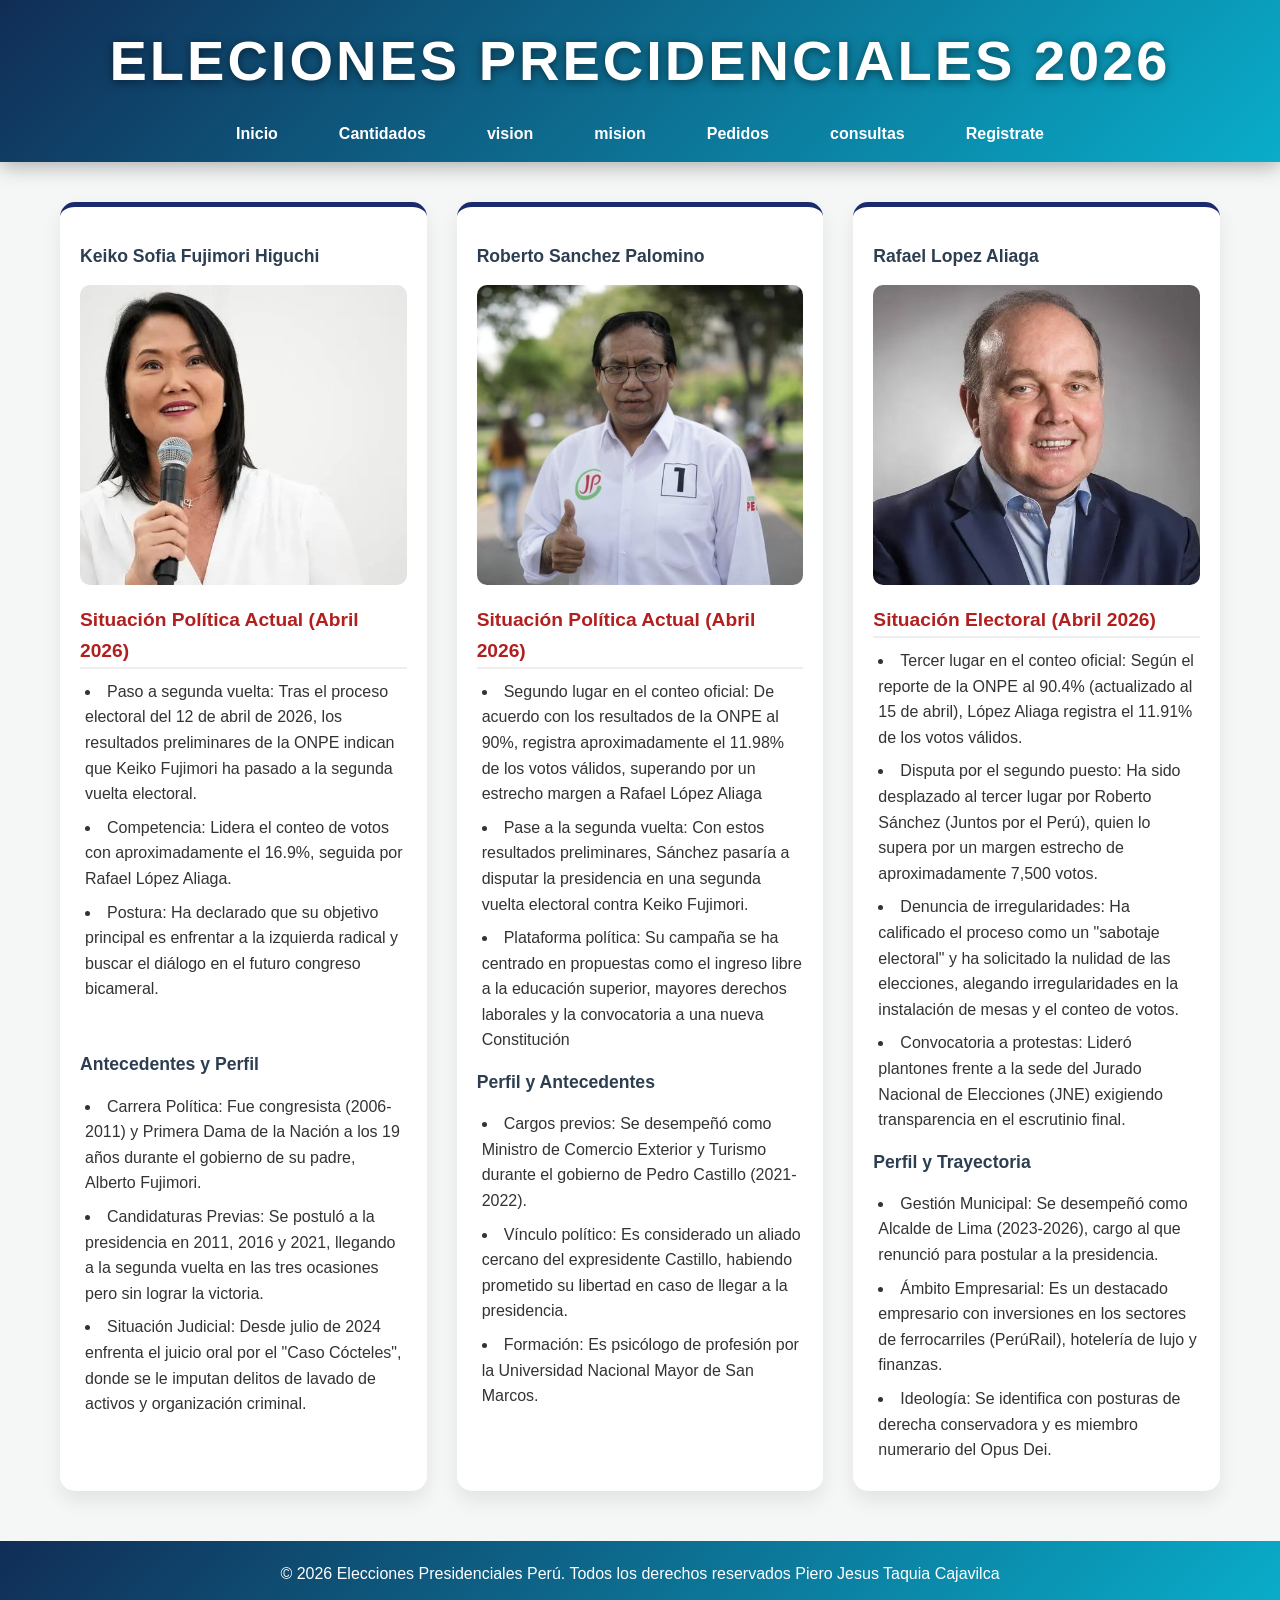
<file: index.html>
<!DOCTYPE html>
<html lang="en">
<head>
    <meta charset="UTF-8">
    <meta name="viewport" content="width=device-width, initial-scale=1.0">
    <link rel="stylesheet" href="estiloindex.css">
    <title>Document</title>
</head>
<body>
    <nav class="principal">
        <header></header>
        <h1>Eleciones Precidenciales 2026</h1>
        <ul>
            <li><a href="#">Inicio</a></li>
            <li class="submenu"><a href="#">Cantidados</a>
            <ul>
                <li><a href="elecciones.html">Presidenciales</a></li>
                <li><a href="senadoresn.html">Senadores Nacionales</a></li>
                <li><a href="senadoresr.html">Senadores Regionales</a></li>
                <li><a href="diputados.html">Diputados</a></li>
                <li><a href="parlamentos.html">Parlamento Andino</a></li>
            </ul>
            <li><a href="vision.html">vision</a></li>
            <li><a href="mision.html">mision</a></li>
            <li><a href="pedidos.html">Pedidos</a></li>
            <li><a href="consultas.html">consultas</a></li>
            <li><a href="registrate.html">Registrate</a></li>
            </ul>
    </nav>
        <div class="padre">
            <div class="hijo">
                <div class="nieto">
                    <h2>Keiko Sofia Fujimori Higuchi</h2>
                    <img src="cantidatos/keiko.webp" alt="">
                    <p>
                        <h1>Situación Política Actual (Abril 2026)</h2>
                        <li>Paso a segunda vuelta: Tras el proceso electoral del 12 de abril de 2026, los resultados preliminares de la ONPE indican que Keiko Fujimori ha pasado a la segunda vuelta electoral.</li>
                        <li>Competencia: Lidera el conteo de votos con aproximadamente el 16.9%, seguida por Rafael López Aliaga.</li>
                        <li>Postura: Ha declarado que su objetivo principal es enfrentar a la izquierda radical y buscar el diálogo en el futuro congreso bicameral.</li>
                        <br>
                        <h2>Antecedentes y Perfil</h3>
                        <li>Carrera Política: Fue congresista (2006-2011) y Primera Dama de la Nación a los 19 años durante el gobierno de su padre, Alberto Fujimori.</li>
                        <li>Candidaturas Previas: Se postuló a la presidencia en 2011, 2016 y 2021, llegando a la segunda vuelta en las tres ocasiones pero sin lograr la victoria.</li>
                        <li>Situación Judicial: Desde julio de 2024 enfrenta el juicio oral por el "Caso Cócteles", donde se le imputan delitos de lavado de activos y organización criminal.</li>
                    </p>

                </div>
                <div class="nieto">
                    <h2>Roberto Sanchez Palomino</h2>
                    <img src="cantidatos/fotonoticia_20260415130508_690.jpg" alt="">
                    <p>
                        <h1>Situación Política Actual (Abril 2026)</h1>
                        <li>Segundo lugar en el conteo oficial: De acuerdo con los resultados de la ONPE al 90%, registra aproximadamente el 11.98% de los votos válidos, superando por un estrecho margen a Rafael López Aliaga</li>
                        <li>Pase a la segunda vuelta: Con estos resultados preliminares, Sánchez pasaría a disputar la presidencia en una segunda vuelta electoral contra Keiko Fujimori.</li>
                        <li>Plataforma política: Su campaña se ha centrado en propuestas como el ingreso libre a la educación superior, mayores derechos laborales y la convocatoria a una nueva Constitución</li>
                        <h2>Perfil y Antecedentes</h2>
                        <li>Cargos previos: Se desempeñó como Ministro de Comercio Exterior y Turismo durante el gobierno de Pedro Castillo (2021-2022).</li>
                        <li>Vínculo político: Es considerado un aliado cercano del expresidente Castillo, habiendo prometido su libertad en caso de llegar a la presidencia.</li>
                        <li>Formación: Es psicólogo de profesión por la Universidad Nacional Mayor de San Marcos. </li>
                    </p>

                </div>
                <div class="nieto">
                    <h2>Rafael Lopez Aliaga</h2>
                    <img src="cantidatos/porki.webp" alt="">
                    <p>
                        <h1>Situación Electoral (Abril 2026)</h1>
                        <li>Tercer lugar en el conteo oficial: Según el reporte de la ONPE al 90.4% (actualizado al 15 de abril), López Aliaga registra el 11.91% de los votos válidos.</li>
                        <li>Disputa por el segundo puesto: Ha sido desplazado al tercer lugar por Roberto Sánchez (Juntos por el Perú), quien lo supera por un margen estrecho de aproximadamente 7,500 votos.</li>
                        <li>Denuncia de irregularidades: Ha calificado el proceso como un "sabotaje electoral" y ha solicitado la nulidad de las elecciones, alegando irregularidades en la instalación de mesas y el conteo de votos.</li>
                        <li>Convocatoria a protestas: Lideró plantones frente a la sede del Jurado Nacional de Elecciones (JNE) exigiendo transparencia en el escrutinio final.</li>
                        <h2>Perfil y Trayectoria</h2>
                        <li>Gestión Municipal: Se desempeñó como Alcalde de Lima (2023-2026), cargo al que renunció para postular a la presidencia.</li>
                        <li>Ámbito Empresarial: Es un destacado empresario con inversiones en los sectores de ferrocarriles (PerúRail), hotelería de lujo y finanzas.</li>
                        <li>Ideología: Se identifica con posturas de derecha conservadora y es miembro numerario del Opus Dei.</li>
                    </p>

                </div>

            </div>

        </div>
<footer>
    <p>© 2026 Elecciones Presidenciales Perú. Todos los derechos reservados Piero Jesus Taquia Cajavilca</p>
</footer>
</body>
</html>
</file>
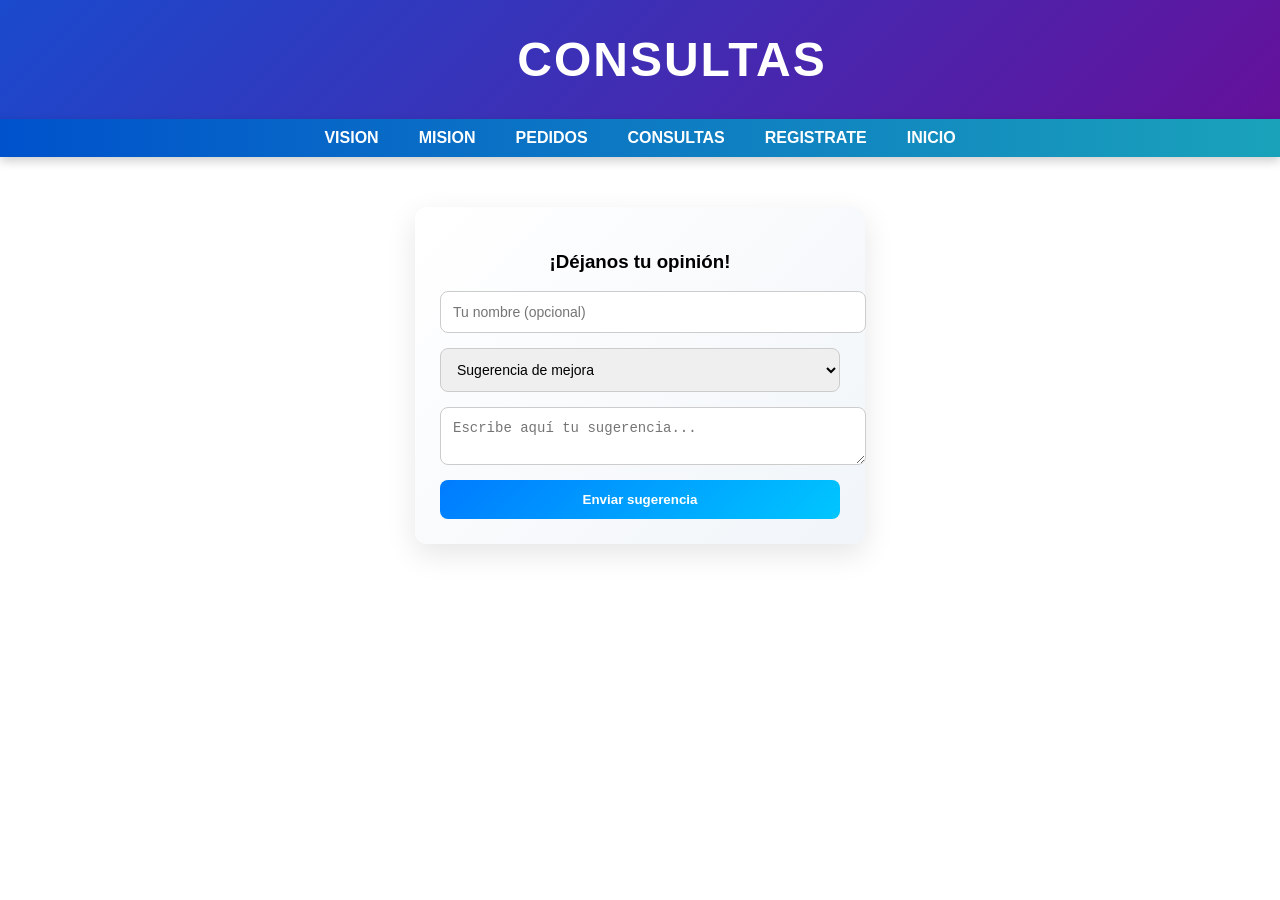
<file: consultas.html>
<!DOCTYPE html>
<html lang="en">
<head>
    <meta charset="UTF-8">
    <meta name="viewport" content="width=device-width, initial-scale=1.0">
    <link rel="stylesheet" href="stylecon.css">
    <title>Consultas</title>
</head>
<body>
  <header>
    <h1>CONSULTAS</h1>
  </header>
  <nav>
        <ul>
            <li><a href="vision.html">VISION</a></li>
            <li><a href="mision.html">MISION</a></li>
            <li><a href="pedidos.html">PEDIDOS</a></li>
            <li><a href="consultas.html">CONSULTAS</a></li>
            <li><a href="registrate.html">REGISTRATE</a></li>
            <li><a href="index.html">INICIO</a></li>
        </ul>
    </nav>
  <section id="buzon-sugerencias">
  <h3>¡Déjanos tu opinión!</h3>
  <form id="form-sugerencia">
    <input type="text" id="nombre" placeholder="Tu nombre (opcional)" />
    
    <select id="categoria">
      <option value="mejora">Sugerencia de mejora</option>
      <option value="error">Reportar un error</option>
      <option value="felicitacion">Felicitación</option>
    </select>

    <textarea id="mensaje" placeholder="Escribe aquí tu sugerencia..." required></textarea>
    
    <button type="submit">Enviar sugerencia</button>
  </form>
  
  <div id="mensaje-exito" style="display:none;">
    <p>✅ ¡Gracias! Tu comentario ha sido recibido.</p>
  </div>
</section>
</body>
</html>
</file>
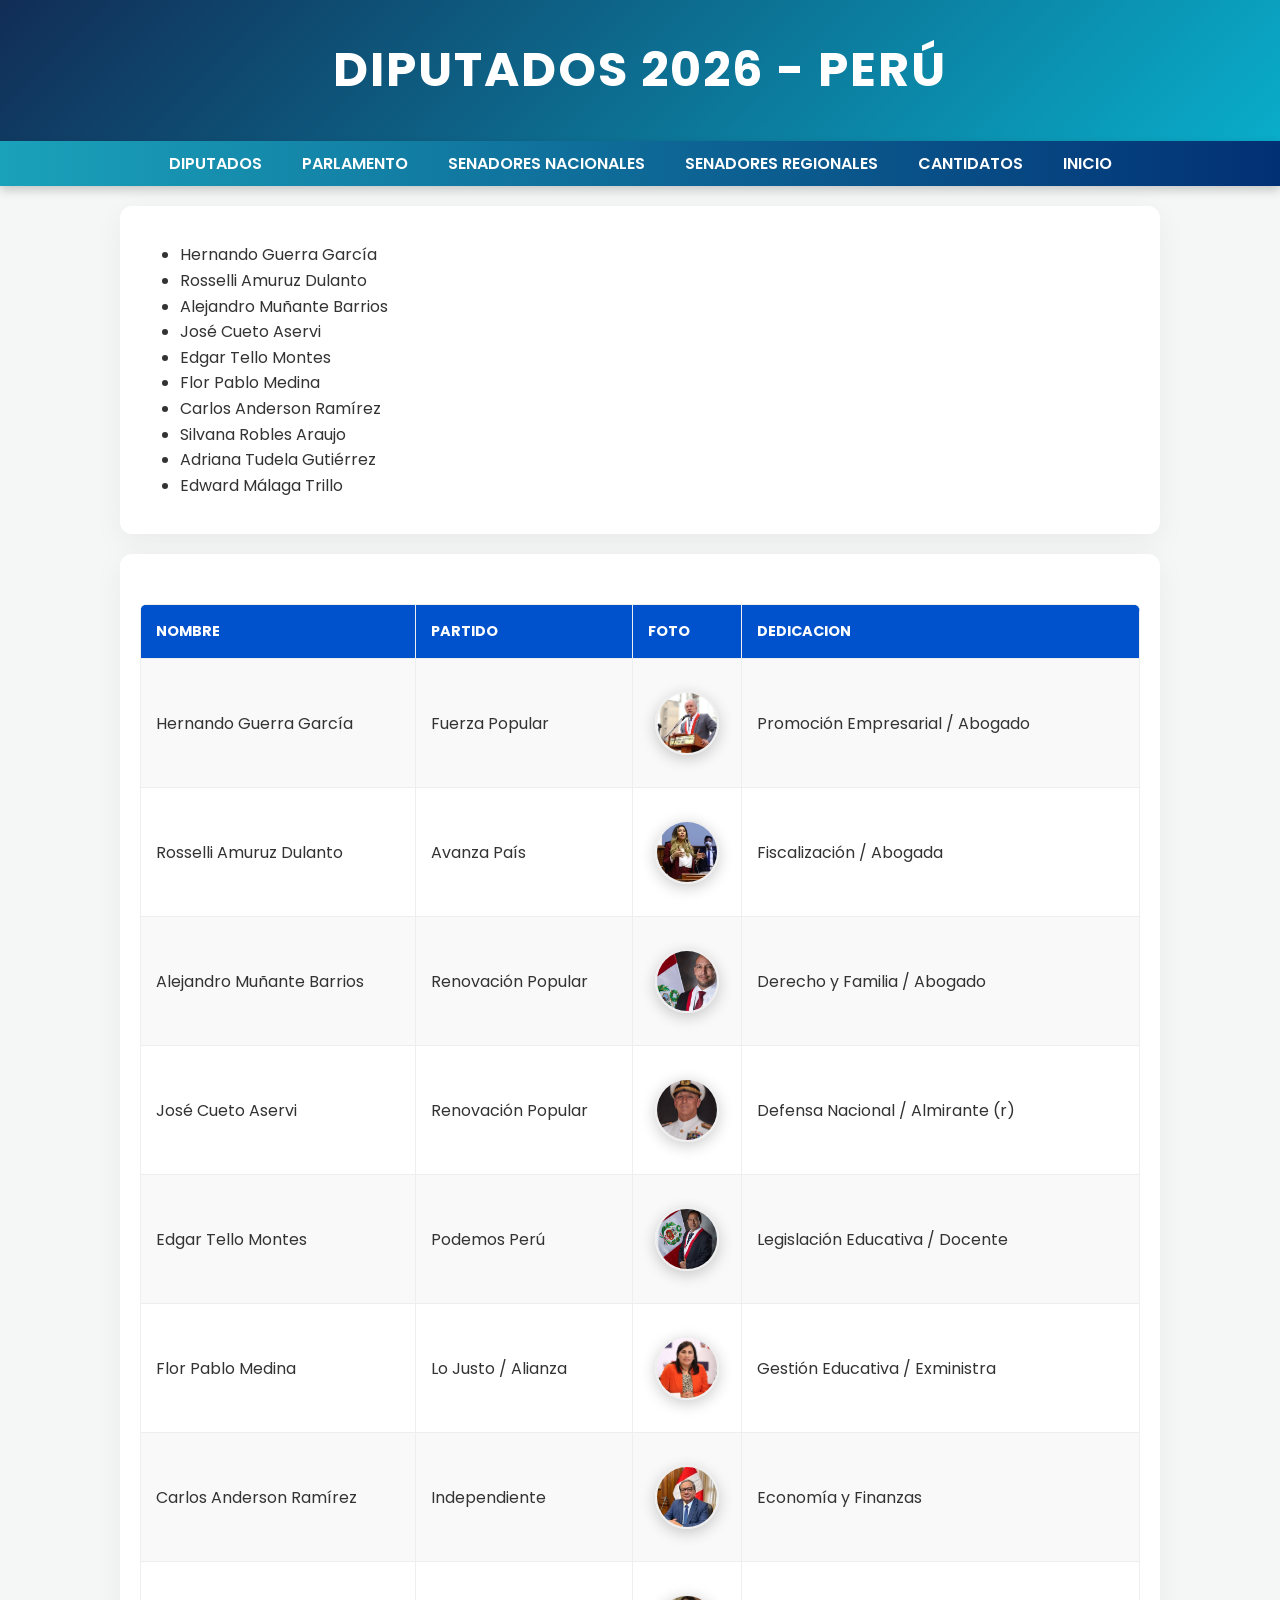
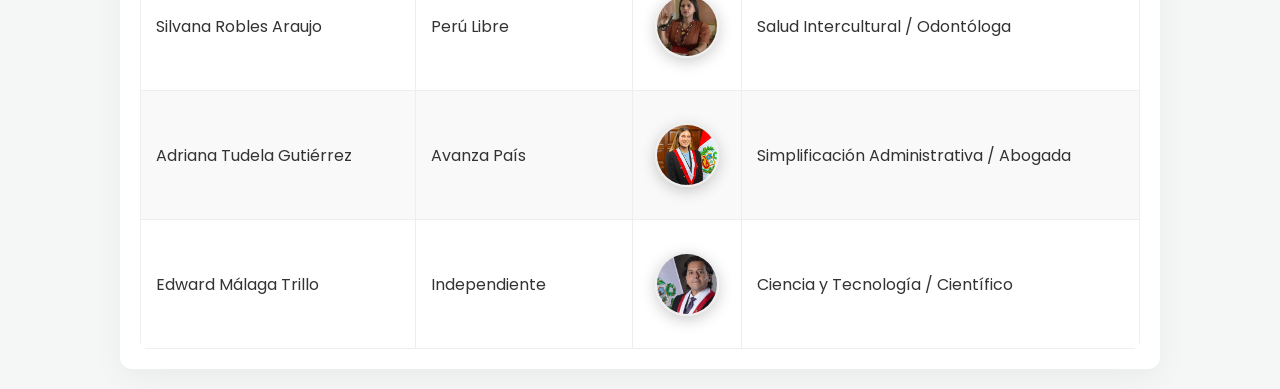
<file: diputados.html>
<!DOCTYPE html>
<html lang="es">
<head>
    <meta charset="UTF-8">
    <meta name="viewport" content="width=device-width, initial-scale=1.0">
    <link rel="stylesheet" href="estilod.css">
    <title>diputados</title>
</head>
<body>
    <header>
        <h1>DIPUTADOS 2026 - PERÚ</h1>
    </header>
    <nav>
        <ul>
            <li><a href="diputados.html">DIPUTADOS</a></li>
            <li><a href="parlamentos.html">PARLAMENTO</a></li>
            <li><a href="senadoresn.html">SENADORES NACIONALES</a></li>
            <li><a href="senadoresr.html">SENADORES REGIONALES</a></li>
            <li><a href="elecciones.html">CANTIDATOS</a></li>
            <li><a href="index.html">INICIO</a></li>
        </ul>
    </nav>
    <div>
    <ul>
        <li>Hernando Guerra García</li>
        <li>Rosselli Amuruz Dulanto</li>
        <li>Alejandro Muñante Barrios</li>
        <li>José Cueto Aservi</li>
        <li>Edgar Tello Montes</li>
        <li>Flor Pablo Medina</li>
        <li>Carlos Anderson Ramírez</li>
        <li>Silvana Robles Araujo</li>
        <li>Adriana Tudela Gutiérrez</li>
        <li>Edward Málaga Trillo</li>
    </ul>
    </div>
    <div>
    <table border="1">
        <tr>
            <th>Nombre</th>
            <th>Partido</th>
            <th>Foto</th>
            <th>Dedicacion</th>
        </tr>
        <tr>
            <td>Hernando Guerra García</td>
            <td>Fuerza Popular</td>
            <td><img src="diputados/HGG.jpg" alt=""></td>
            <td>Promoción Empresarial / Abogado</td>
        </tr>
        <tr>
            <td>Rosselli Amuruz Dulanto</td>
            <td>Avanza País</td>
            <td><img src="diputados/RAD.webp" alt=""></td>
            <td>Fiscalización / Abogada</td>
        </tr>
        <tr>
            <td>Alejandro Muñante Barrios</td>
            <td>Renovación Popular</td>
            <td><img src="diputados/AMB.webp" alt=""></td>
            <td>Derecho y Familia / Abogado</td>
        </tr>
        <tr>
            <td>José Cueto Aservi</td>
            <td>Renovación Popular</td>
            <td><img src="diputados/AJCA.png" alt=""></td>
            <td>Defensa Nacional / Almirante (r)</td>
        </tr>
        <tr>
            <td>Edgar Tello Montes</td>
            <td>Podemos Perú</td>
            <td><img src="diputados/ETM.jpg" alt=""></td>
            <td>Legislación Educativa / Docente</td>
        </tr>
        <tr>
            <td>Flor Pablo Medina</td>
            <td>Lo Justo / Alianza</td>
            <td><img src="diputados/FPM.webp" alt=""></td>
            <td>Gestión Educativa / Exministra</td>
        </tr>
        <tr>
            <td>Carlos Anderson Ramírez</td>
            <td>Independiente</td>
            <td><img src="diputados/CAR.jpg" alt=""></td>
            <td>Economía y Finanzas</td>
        </tr>
        <tr>
            <td>Silvana Robles Araujo</td>
            <td>Perú Libre</td>
            <td><img src="diputados/SRA.png" alt=""></td>
            <td>Salud Intercultural / Odontóloga</td>
        </tr>
        <tr>
            <td>Adriana Tudela Gutiérrez</td>
            <td>Avanza País</td>
            <td><img src="diputados/ATG.jpg" alt=""></td>
            <td>Simplificación Administrativa / Abogada</td>
        </tr>
        <tr>
            <td>Edward Málaga Trillo</td>
            <td>Independiente</td>
            <td><img src="diputados/EMT.jpg" alt=""></td>
            <td>Ciencia y Tecnología / Científico</td>
        </tr>
    </table>
    </div>
    
</body>
</html>
</file>
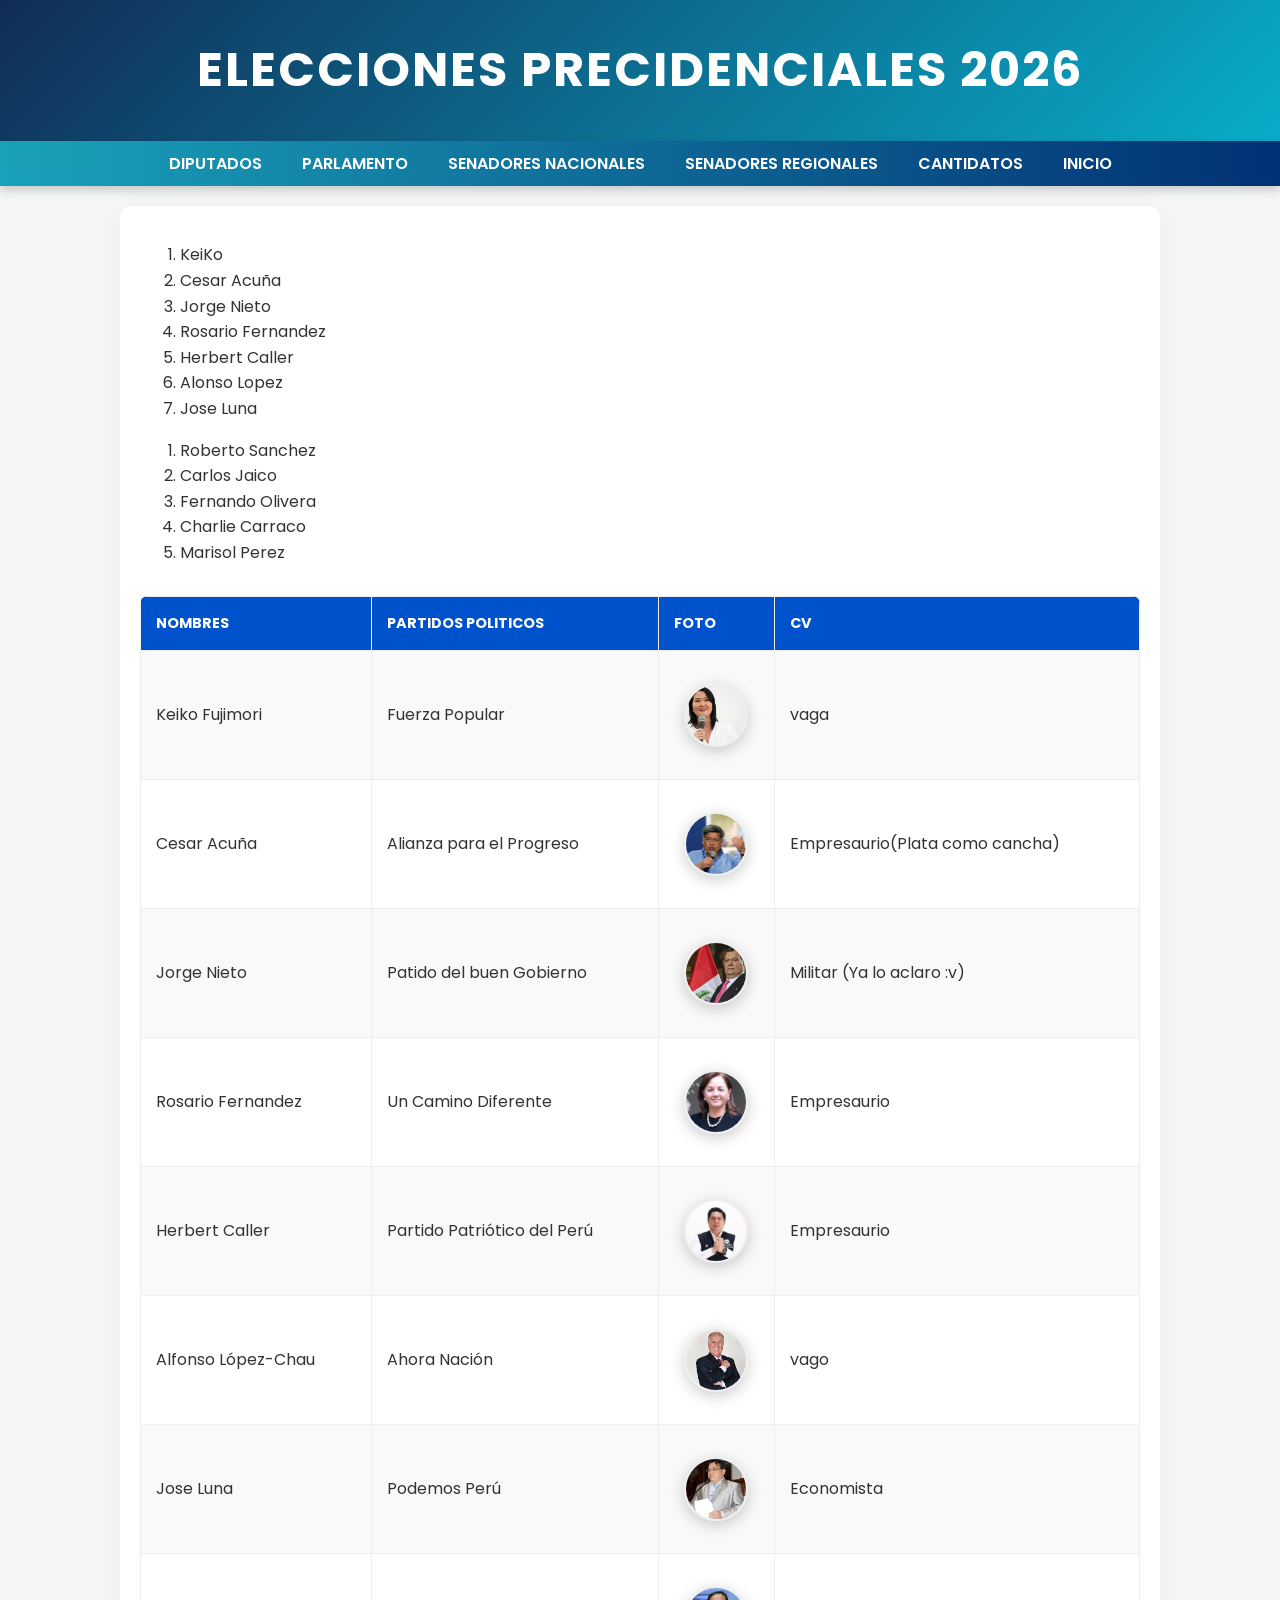
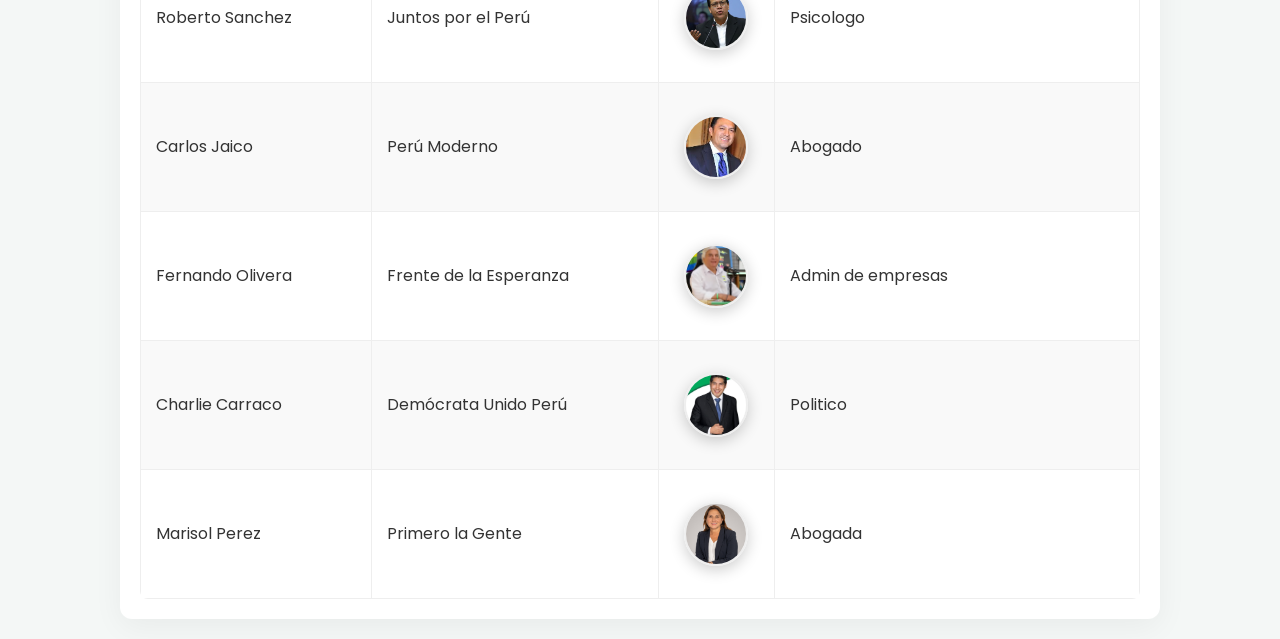
<file: elecciones.html>
<!DOCTYPE html>
<html lang="en">
<head>
    
    <meta charset="UTF-8">
    <meta name="viewport" content="width=device-width, initial-scale=1.0">
    <link rel="stylesheet" href="estiloe.css">
    <title>Elecciones</title>
    

</head>

<body>
    <header>
    <h1>Elecciones Precidenciales 2026</h1>
    </header>
    <nav>
        <ul>
            <li><a href="diputados.html">DIPUTADOS</a></li>
            <li><a href="parlamentos.html">PARLAMENTO</a></li>
            <li><a href="senadoresn.html">SENADORES NACIONALES</a></li>
            <li><a href="senadoresr.html">SENADORES REGIONALES</a></li>
            <li><a href="elecciones.html">CANTIDATOS</a></li>
            <li><a href="index.html">INICIO</a></li>
        </ul>
    </nav>
    <div>
    <ol>
        <li>KeiKo</li>
        <li>Cesar Acuña</li>
        <li>Jorge Nieto</li>
        <li>Rosario Fernandez</li>
        <li>Herbert Caller</li>
        <li>Alonso Lopez</li>
        <li>Jose Luna</li>
    </ol>

    <ol>
        <li>Roberto Sanchez</li>
        <li>Carlos Jaico</li>
        <li>Fernando Olivera</li>
        <li>Charlie Carraco</li>
        <li>Marisol Perez</li>
    </ol>

        <table border="1">
            <tr>
                <th>Nombres</th>
                <th>Partidos Politicos</th>
                <th>Foto</th>
                <th>CV</th>
            </tr>
            <tr>
                <td>Keiko Fujimori</td>
                <td>Fuerza Popular</td>
                <td><img src="cantidatos/keiko.webp" alt=""></td>
                <td>vaga</td>
            </tr>
            <tr>
                <td>Cesar Acuña</td>
                <td>Alianza para el Progreso</td>
                <td><img src="cantidatos/acuña.webp" alt=""></td>
                <td>Empresaurio(Plata como cancha)</td>
            </tr>
            <tr>
                <td>Jorge Nieto</td>
                <td>Patido del buen Gobierno</td>
                <td><img src="cantidatos/jorgen.webp" alt=""></td>
                <td>Militar (Ya lo aclaro :v)</td>
            </tr>
            <tr>
                <td>Rosario Fernandez</td>
                <td>Un Camino Diferente</td>
                <td><img src="cantidatos/rosariof.jpg" alt=""></td>
                <td>Empresaurio</td>
            </tr>
            <tr></td>
                <td>Herbert Caller</td>
                <td>Partido Patriótico del Perú</td>
                <td><img src="cantidatos/herbertcaller.webp" alt=""></td>
                <td>Empresaurio</td>
            </tr>
            <tr>
                <td>Alfonso López-Chau</td>
                <td>Ahora Nación</td>
                <td><img src="cantidatos/alfonsolópez.jpg" alt=""></td>
                <td>vago</td>
            </tr>
            <tr>
                <td>Jose Luna</td>
                <td>Podemos Perú</td>
                <td><img src="cantidatos/joseluna.jpg" alt=""></td>
                <td>Economista</td>
            </tr>
            <tr>
                <td>Roberto Sanchez</td>
                <td>Juntos por el Perú</td>
                <td><img src="cantidatos/robertosanchez.jpg" alt=""></td>
                <td>Psicologo</td>
            </tr>
            <tr>
                <td>Carlos Jaico</td>
                <td>Perú Moderno</td>
                <td><img src="cantidatos/carlosjaico.jpg" alt=""></td>
                <td>Abogado</td>
            </tr>
            <tr>
                <td>Fernando Olivera</td>
                <td>Frente de la Esperanza</td>
                <td><img src="cantidatos/fernandoolivera.png" alt=""></td>
                <td>Admin de empresas</td>
            </tr>
            <tr>
                <td>Charlie Carraco</td>
                <td>Demócrata Unido Perú</td>
                <td><img src="cantidatos/charliecarraco.jpg" alt=""></td>
                <td>Politico</td>
            </tr>
            <tr>
                <td>Marisol Perez</td>
                <td>Primero la Gente</td>
                <td><img src="cantidatos/marisolperez.jpg" alt=""></td>
                <td>Abogada</td>
            </tr>
            




        </table>
      </div>
</body>
</html>
</file>
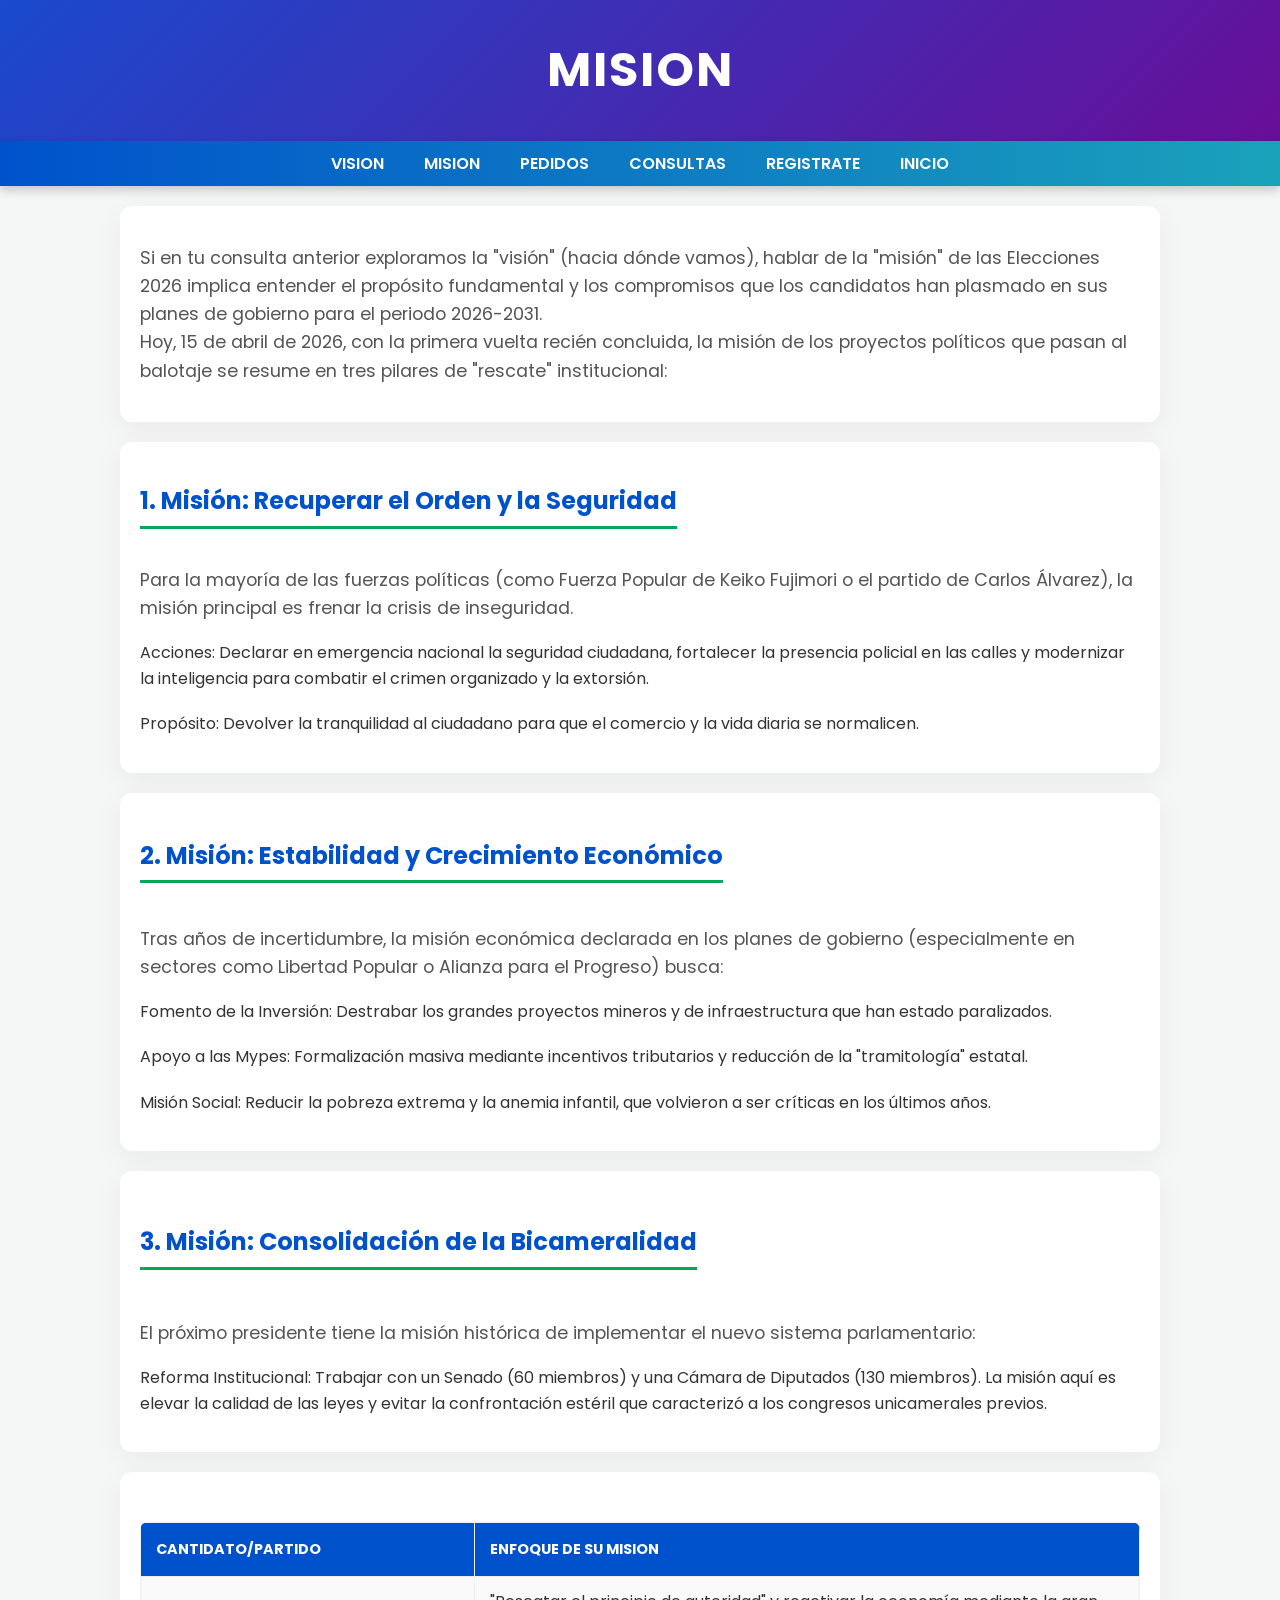
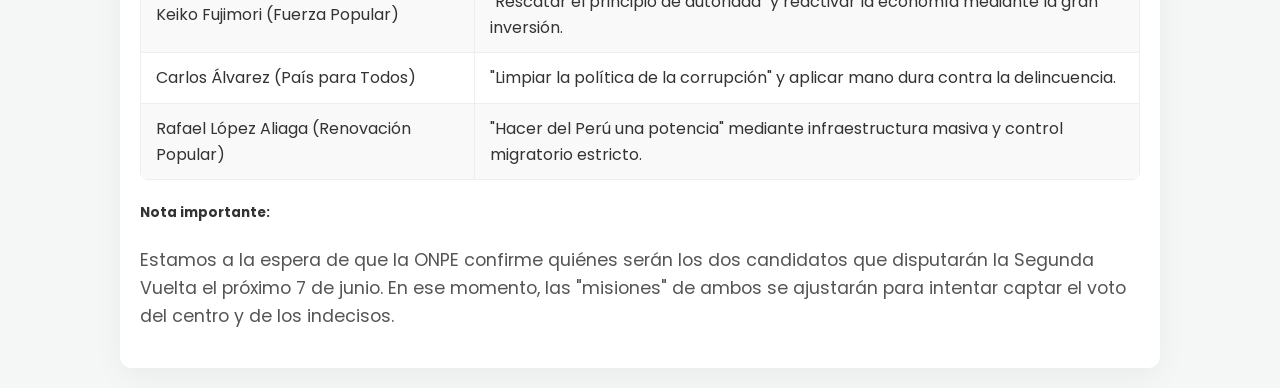
<file: mision.html>
<!DOCTYPE html>
<html lang="en">
<head>
    <meta charset="UTF-8">
    <meta name="viewport" content="width=device-width, initial-scale=1.0">
    <link rel="stylesheet" href="stylemi.css">
    <title>mision</title>
</head>
<body>
    <header>
        <h1>Mision</h1>
    </header>
    <nav>
        <ul>
            <li><a href="vision.html">VISION</a></li>
            <li><a href="mision.html">MISION</a></li>
            <li><a href="pedidos.html">PEDIDOS</a></li>
            <li><a href="consultas.html">CONSULTAS</a></li>
            <li><a href="registrate.html">REGISTRATE</a></li>
            <li><a href="index.html">INICIO</a></li>
        </ul>
    </nav>
    <div>
        <p>Si en tu consulta anterior exploramos la "visión" (hacia dónde vamos), hablar de la "misión" de las Elecciones 2026 implica entender el propósito fundamental y los compromisos que los candidatos han plasmado en sus planes de gobierno para el periodo 2026-2031.
        <br>Hoy, 15 de abril de 2026, con la primera vuelta recién concluida, la misión de los proyectos políticos que pasan al balotaje se resume en tres pilares de "rescate" institucional:
        </p>
    </div>
    <div>
        <h2>1. Misión: Recuperar el Orden y la Seguridad</h2>
        <p>Para la mayoría de las fuerzas políticas (como Fuerza Popular de Keiko Fujimori o el partido de Carlos Álvarez), la misión principal es frenar la crisis de inseguridad.</p>
        <ul>
            <li>Acciones: Declarar en emergencia nacional la seguridad ciudadana, fortalecer la presencia policial en las calles y modernizar la inteligencia para combatir el crimen organizado y la extorsión.</li>
            <li>Propósito: Devolver la tranquilidad al ciudadano para que el comercio y la vida diaria se normalicen.</li>
        </ul>
    </div>
    <div>
        <h3>2. Misión: Estabilidad y Crecimiento Económico</h3>
        <p>Tras años de incertidumbre, la misión económica declarada en los planes de gobierno (especialmente en sectores como Libertad Popular o Alianza para el Progreso) busca:</p>
        <ul>
            <li>Fomento de la Inversión: Destrabar los grandes proyectos mineros y de infraestructura que han estado paralizados.</li>
            <li>Apoyo a las Mypes: Formalización masiva mediante incentivos tributarios y reducción de la "tramitología" estatal.</li>
            <li>Misión Social: Reducir la pobreza extrema y la anemia infantil, que volvieron a ser críticas en los últimos años.</li>
        </ul>
    </div>
    <div>
        <h4>3. Misión: Consolidación de la Bicameralidad</h4>
        <p>El próximo presidente tiene la misión histórica de implementar el nuevo sistema parlamentario:</p>
        <ul>
            <li>Reforma Institucional: Trabajar con un Senado (60 miembros) y una Cámara de Diputados (130 miembros). La misión aquí es elevar la calidad de las leyes y evitar la confrontación estéril que caracterizó a los congresos unicamerales previos.</li>
        </ul>
    </div>
    <div>
        <table border="1">
            <tr>
                <th>Cantidato/Partido</th>
                <th>Enfoque de su Mision</th>
            </tr>
            <tr>
                <td>Keiko Fujimori (Fuerza Popular)</td>
                <td>"Rescatar el principio de autoridad" y reactivar la economía mediante la gran inversión.</td>
            </tr>
            <tr>
                <td>Carlos Álvarez (País para Todos)</td>
                <td>"Limpiar la política de la corrupción" y aplicar mano dura contra la delincuencia.</td>
            </tr>
            <tr>
                <td>Rafael López Aliaga (Renovación Popular)</td>
                <td>"Hacer del Perú una potencia" mediante infraestructura masiva y control migratorio estricto.</td>
            </tr>
        </table>
        <h5>Nota importante:</h5>
        <p>Estamos a la espera de que la ONPE confirme quiénes serán los dos candidatos que disputarán la Segunda Vuelta el próximo 7 de junio. En ese momento, las "misiones" de ambos se ajustarán para intentar captar el voto del centro y de los indecisos.</p>
    </div>
    
</body>
</html>
</file>
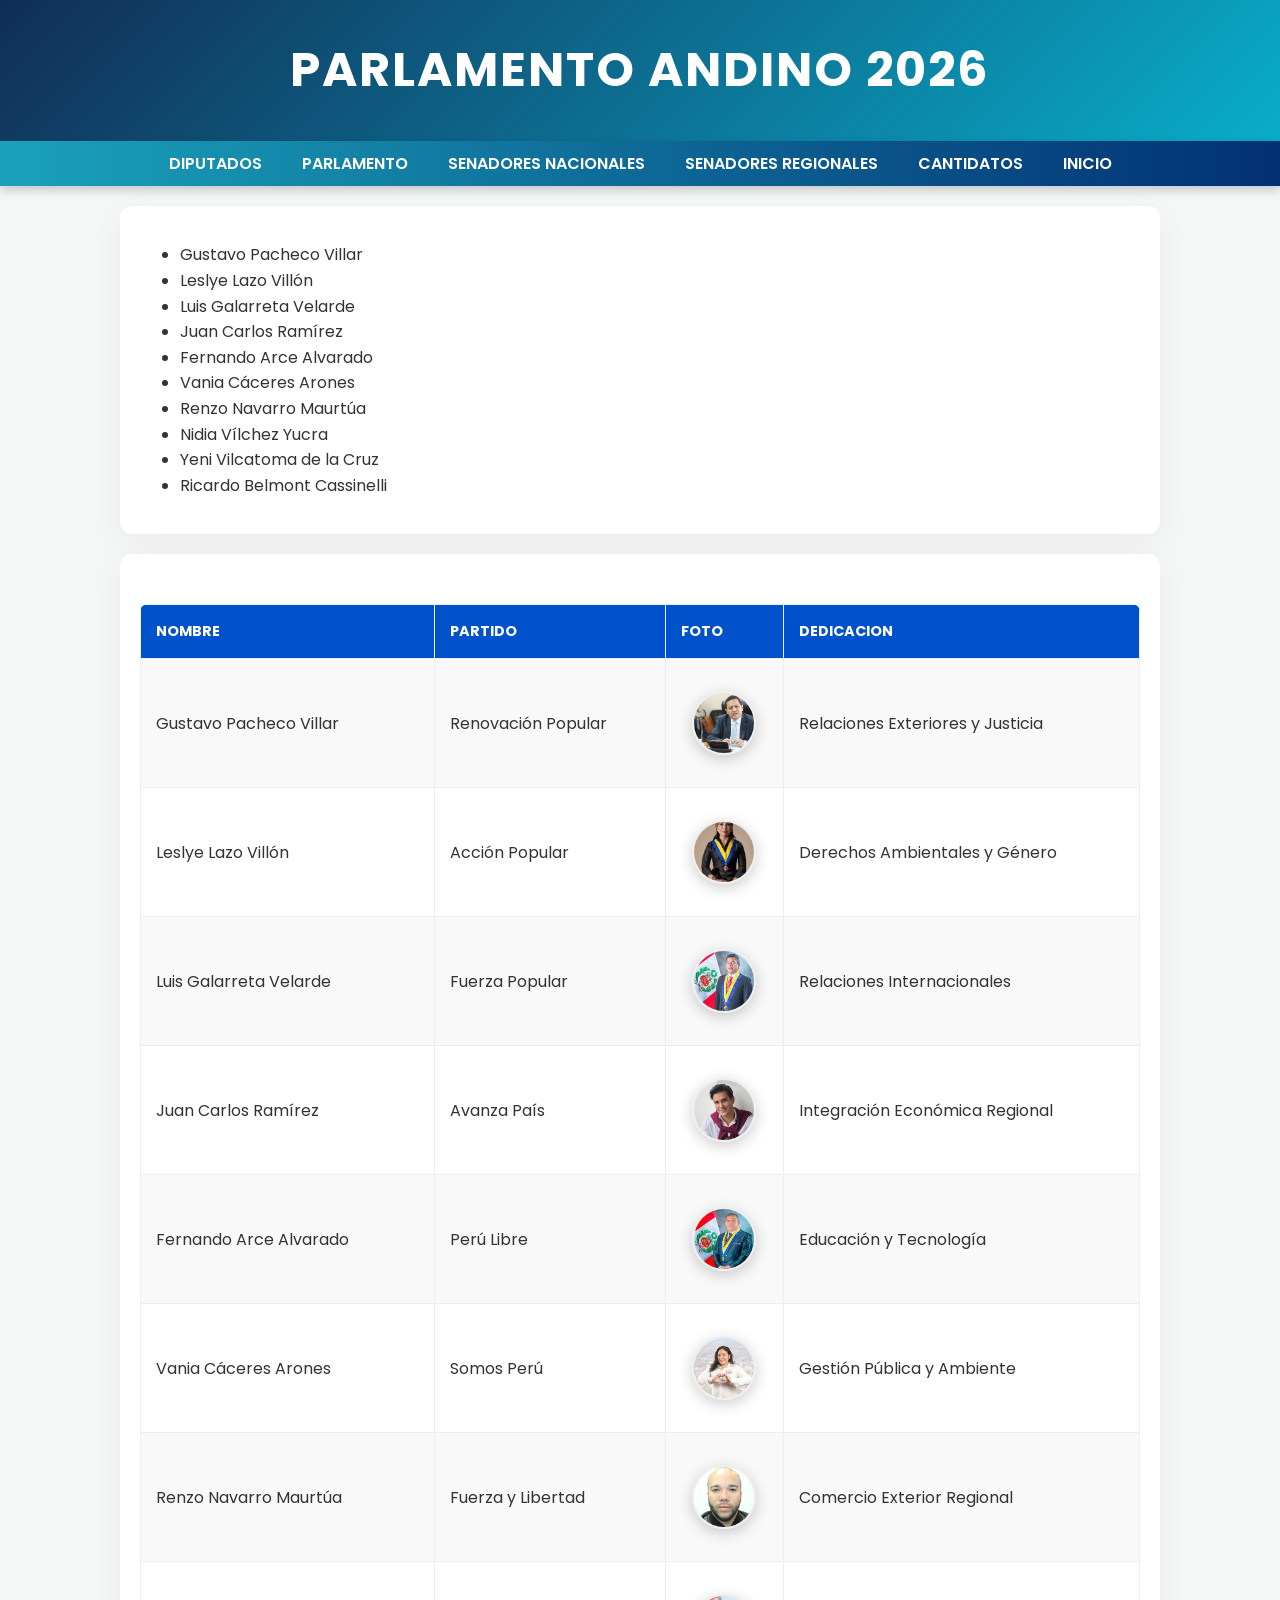
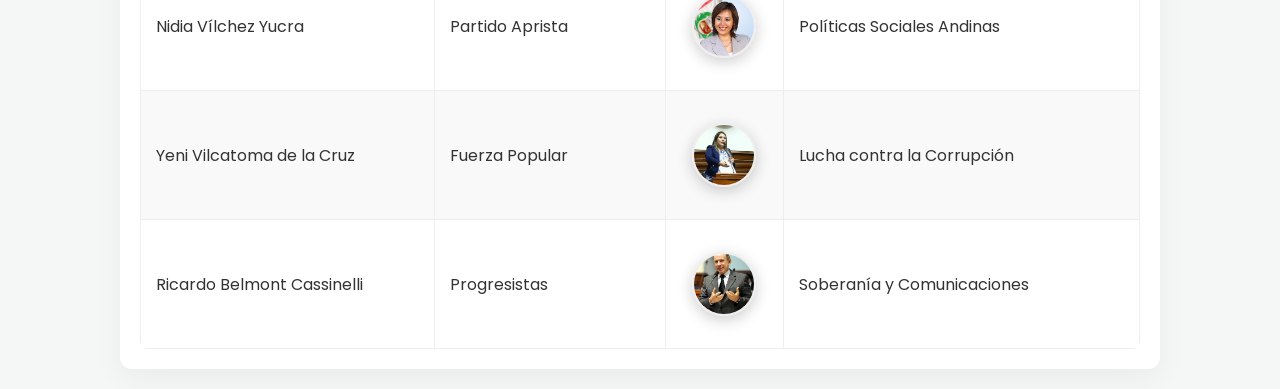
<file: parlamentos.html>
<!DOCTYPE html>
<html lang="es">
<head>
    <meta charset="UTF-8">
    <meta name="viewport" content="width=device-width, initial-scale=1.0">
    <link rel="stylesheet" href="estilop.css">
    <title>Parlamentarios Andinos</title>
</head>
<body>
    <header>
    <h1>PARLAMENTO ANDINO 2026</h1>
    </header>
    <nav>
        <ul>
            <li><a href="diputados.html">DIPUTADOS</a></li>
            <li><a href="parlamentos.html">PARLAMENTO</a></li>
            <li><a href="senadoresn.html">SENADORES NACIONALES</a></li>
            <li><a href="senadoresr.html">SENADORES REGIONALES</a></li>
            <li><a href="elecciones.html">CANTIDATOS</a></li>
            <li><a href="index.html">INICIO</a></li>
        </ul>
    </nav>
    <div>
        
    <ul>
        <li>Gustavo Pacheco Villar</li>
        <li>Leslye Lazo Villón</li>
        <li>Luis Galarreta Velarde</li>
        <li>Juan Carlos Ramírez</li>
        <li>Fernando Arce Alvarado</li>
        <li>Vania Cáceres Arones</li>
        <li>Renzo Navarro Maurtúa</li>
        <li>Nidia Vílchez Yucra</li>
        <li>Yeni Vilcatoma de la Cruz</li>
        <li>Ricardo Belmont Cassinelli</li>
    </ul>
    </div>
    <div>
    <table border="1">
        <tr>
            <th>Nombre</th>
            <th>Partido</th>
            <th>Foto</th>
            <th>Dedicacion</th>
        </tr>
        <tr>
            <td>Gustavo Pacheco Villar</td>
            <td>Renovación Popular</td>
            <td><img src="parlamento/images.webp" alt=""></td>
            <td>Relaciones Exteriores y Justicia</td>
        </tr>
        <tr>
            <td>Leslye Lazo Villón</td>
            <td>Acción Popular</td>
            <td><img src="parlamento/LLV.webp" alt=""></td>
            <td>Derechos Ambientales y Género</td>
        </tr>
        <tr>
            <td>Luis Galarreta Velarde</td>
            <td>Fuerza Popular</td>
            <td><img src="parlamento/LGV.jpg" alt=""></td>
            <td>Relaciones Internacionales</td>
        </tr>
        <tr>
            <td>Juan Carlos Ramírez</td>
            <td>Avanza País</td>
            <td><img src="parlamento/JCR.jpeg" alt=""></td>
            <td>Integración Económica Regional</td>
        </tr>
        <tr>
            <td>Fernando Arce Alvarado</td>
            <td>Perú Libre</td>
            <td><img src="parlamento/FAA.jpg" alt=""></td>
            <td>Educación y Tecnología</td>
        </tr>
        <tr>
            <td>Vania Cáceres Arones</td>
            <td>Somos Perú</td>
            <td><img src="parlamento/VFC.jpg" alt=""></td>
            <td>Gestión Pública y Ambiente</td>
        </tr>
        <tr>
            <td>Renzo Navarro Maurtúa</td>
            <td>Fuerza y Libertad</td>
            <td><img src="parlamento/RNM.jpg" alt=""></td>
            <td>Comercio Exterior Regional</td>
        </tr>
        <tr>
            <td>Nidia Vílchez Yucra</td>
            <td>Partido Aprista</td>
            <td><img src="parlamento/NVY.jpg" alt=""></td>
            <td>Políticas Sociales Andinas</td>
        </tr>
        <tr>
            <td>Yeni Vilcatoma de la Cruz</td>
            <td>Fuerza Popular</td>
            <td><img src="parlamento/YVC.jpg" alt=""></td>
            <td>Lucha contra la Corrupción</td>
        </tr>
        <tr>
            <td>Ricardo Belmont Cassinelli</td>
            <td>Progresistas</td>
            <td><img src="parlamento/RBC.jpg" alt=""></td>
            <td>Soberanía y Comunicaciones</td>
        </tr>
    </table>
    </div>
    
</body>
</html>
</file>
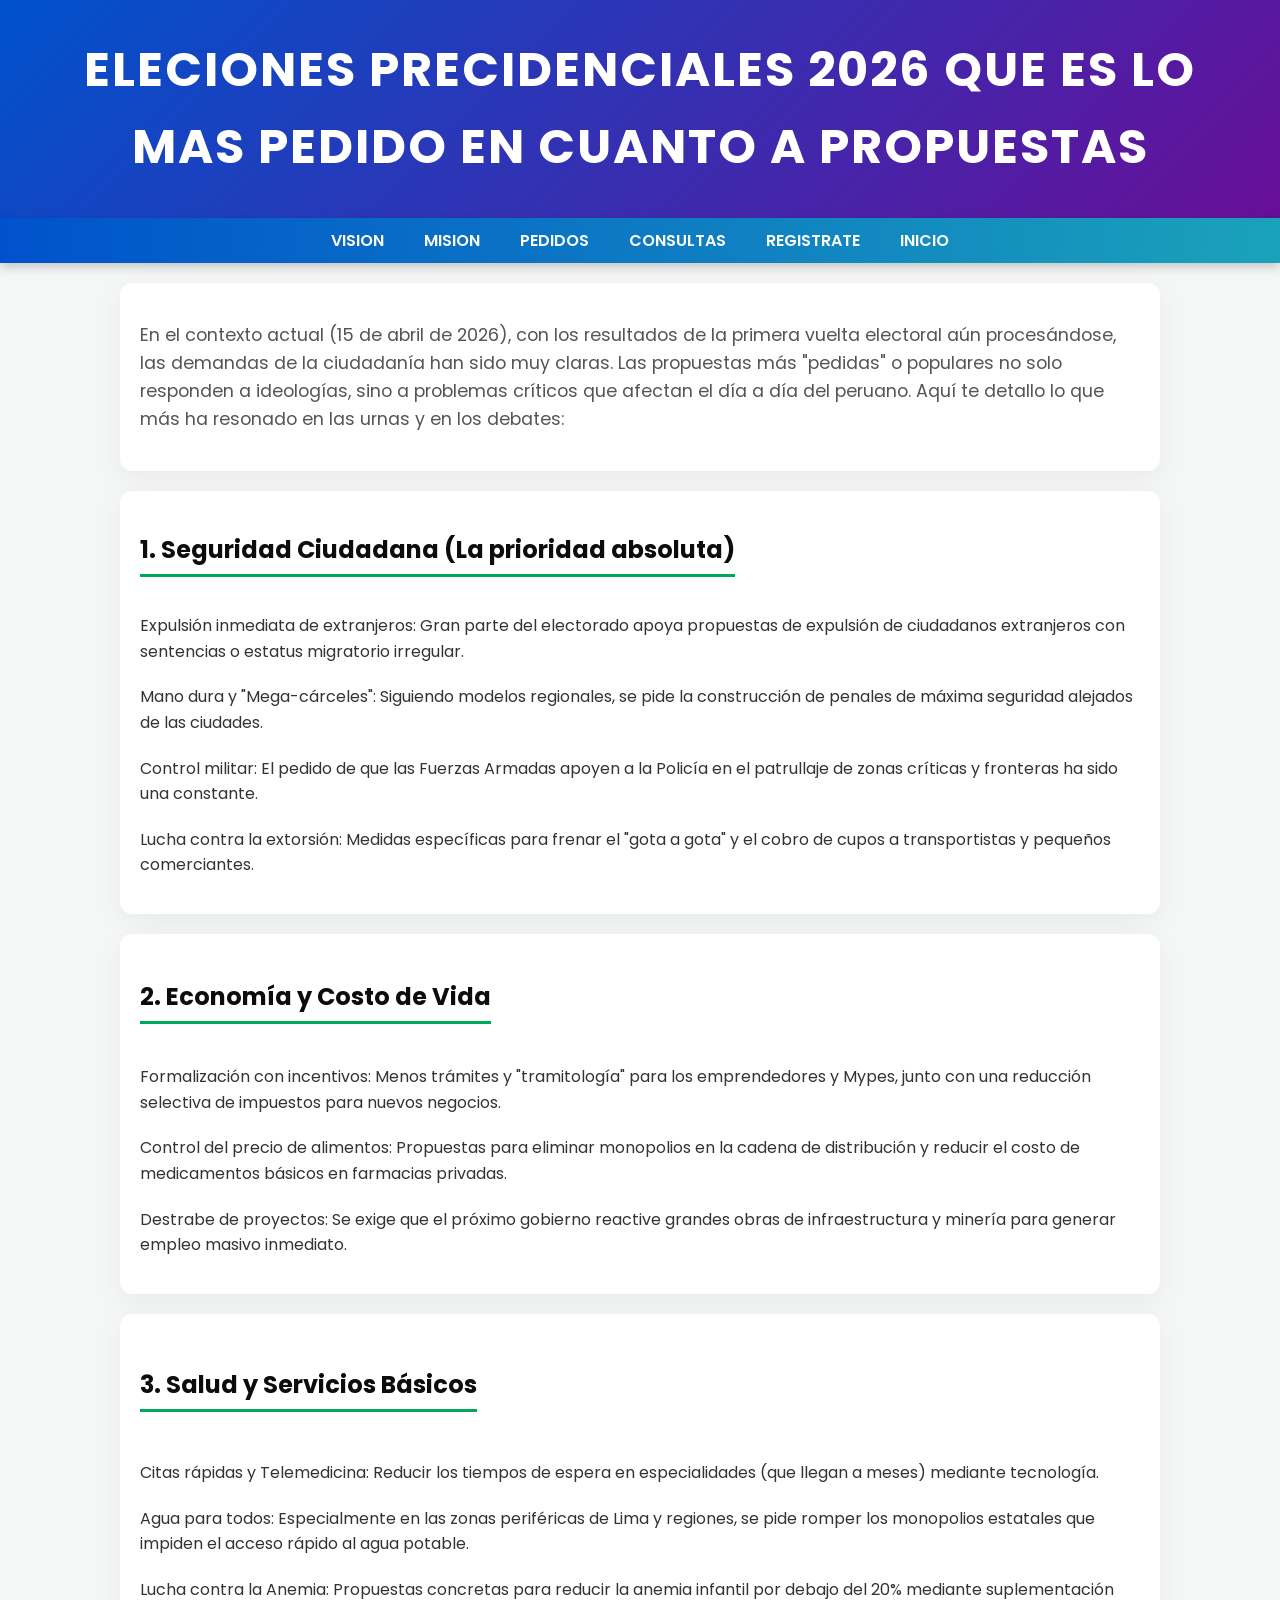
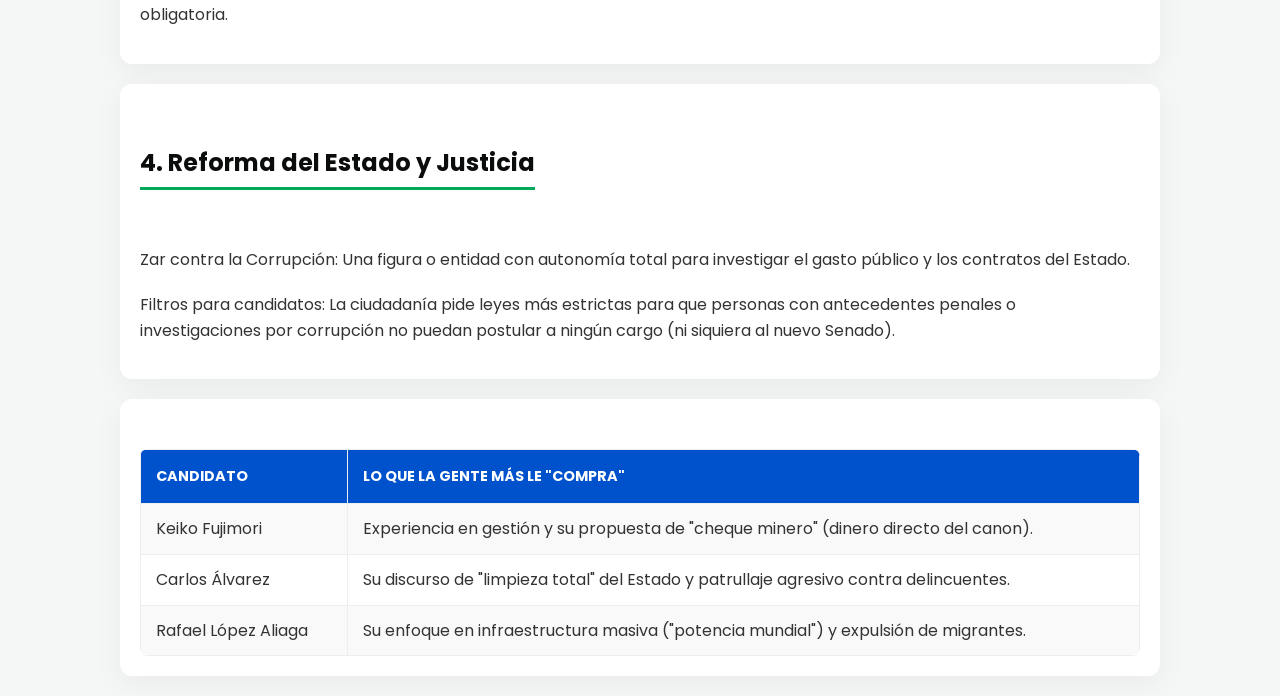
<file: pedidos.html>
<!DOCTYPE html>
<html lang="en">
<head>
    <meta charset="UTF-8">
    <meta name="viewport" content="width=device-width, initial-scale=1.0">
    <link rel="stylesheet" href="stylepe.css">
    <title>Document</title>
</head>
<body>
    <header>
        <h1>Eleciones Precidenciales 2026 que es lo mas pedido en cuanto a propuestas</h1>
    </header>
    <nav>
        <ul>
            <li><a href="vision.html">VISION</a></li>
            <li><a href="mision.html">MISION</a></li>
            <li><a href="pedidos.html">PEDIDOS</a></li>
            <li><a href="consultas.html">CONSULTAS</a></li>
            <li><a href="registrate.html">REGISTRATE</a></li>
            <li><a href="index.html">INICIO</a></li>
        </ul>
    </nav>
    <div>
        <p>En el contexto actual (15 de abril de 2026), con los resultados de la primera vuelta electoral aún procesándose, las demandas de la ciudadanía han sido muy claras. Las propuestas más "pedidas" o populares no solo responden a ideologías, sino a problemas críticos que afectan el día a día del peruano.
        Aquí te detallo lo que más ha resonado en las urnas y en los debates:
        </p>
    </div>
    <div>
        <h2>1. Seguridad Ciudadana (La prioridad absoluta)</h2>
        <ul>
            <li>Expulsión inmediata de extranjeros: Gran parte del electorado apoya propuestas de expulsión de ciudadanos extranjeros con sentencias o estatus migratorio irregular.</li>
            <li>Mano dura y "Mega-cárceles": Siguiendo modelos regionales, se pide la construcción de penales de máxima seguridad alejados de las ciudades.</li>
            <li>Control militar: El pedido de que las Fuerzas Armadas apoyen a la Policía en el patrullaje de zonas críticas y fronteras ha sido una constante.</li>
            <li>Lucha contra la extorsión: Medidas específicas para frenar el "gota a gota" y el cobro de cupos a transportistas y pequeños comerciantes.</li>
        </ul>
    </div>
    <div>
        <h3>2. Economía y Costo de Vida</h3>
        <ul>
            <li>Formalización con incentivos: Menos trámites y "tramitología" para los emprendedores y Mypes, junto con una reducción selectiva de impuestos para nuevos negocios.</li>
            <li>Control del precio de alimentos: Propuestas para eliminar monopolios en la cadena de distribución y reducir el costo de medicamentos básicos en farmacias privadas.</li>
            <li>Destrabe de proyectos: Se exige que el próximo gobierno reactive grandes obras de infraestructura y minería para generar empleo masivo inmediato.</li>
        </ul>
    </div>
    <div>
        <h4>3. Salud y Servicios Básicos</h4>
        <ul>
            <li>Citas rápidas y Telemedicina: Reducir los tiempos de espera en especialidades (que llegan a meses) mediante tecnología.</li>
            <li>Agua para todos: Especialmente en las zonas periféricas de Lima y regiones, se pide romper los monopolios estatales que impiden el acceso rápido al agua potable.</li>
            <li>Lucha contra la Anemia: Propuestas concretas para reducir la anemia infantil por debajo del 20% mediante suplementación obligatoria.</li>
        </ul>
    </div>
    <div>
        <h5>4. Reforma del Estado y Justicia</h5>
        <ul>
            <li>Zar contra la Corrupción: Una figura o entidad con autonomía total para investigar el gasto público y los contratos del Estado.</li>
            <li>Filtros para candidatos: La ciudadanía pide leyes más estrictas para que personas con antecedentes penales o investigaciones por corrupción no puedan postular a ningún cargo (ni siquiera al nuevo Senado).</li>
        </ul>
    </div>
    <div>
        <table border="1">
            <tr>
                <th>Candidato</th>
                <th>Lo que la gente más le "compra"</th>
            </tr>
            <tr>
                <td>Keiko Fujimori</td>
                <td>Experiencia en gestión y su propuesta de "cheque minero" (dinero directo del canon).</td>
            </tr>
            <tr>
                <td>Carlos Álvarez</td>
                <td>Su discurso de "limpieza total" del Estado y patrullaje agresivo contra delincuentes.</td>
            </tr>
            <tr>
                <td>Rafael López Aliaga</td>
                <td>Su enfoque en infraestructura masiva ("potencia mundial") y expulsión de migrantes.</td>
            </tr>
        </table>
    </div>
</body>
</html>
</file>
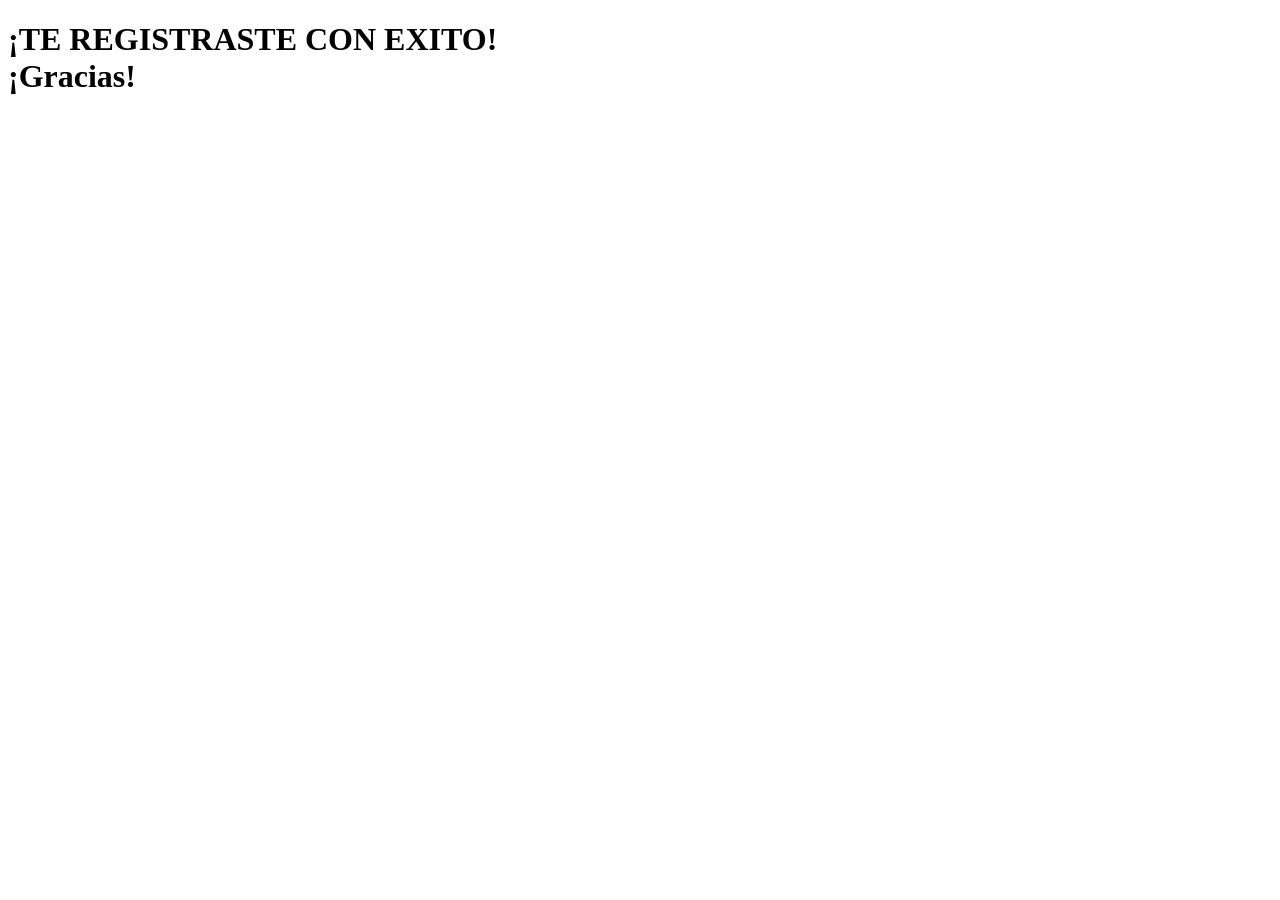
<file: registradoex.html>
<!DOCTYPE html>
<html lang="en">
<head>
    <meta charset="UTF-8">
    <meta name="viewport" content="width=device-width, initial-scale=1.0">
    <title>Document</title>
</head>
<body>
    <header>
        <h1>¡TE REGISTRASTE CON EXITO! <br> ¡Gracias!</h1>

    </header>
    
</body>
</html>
</file>
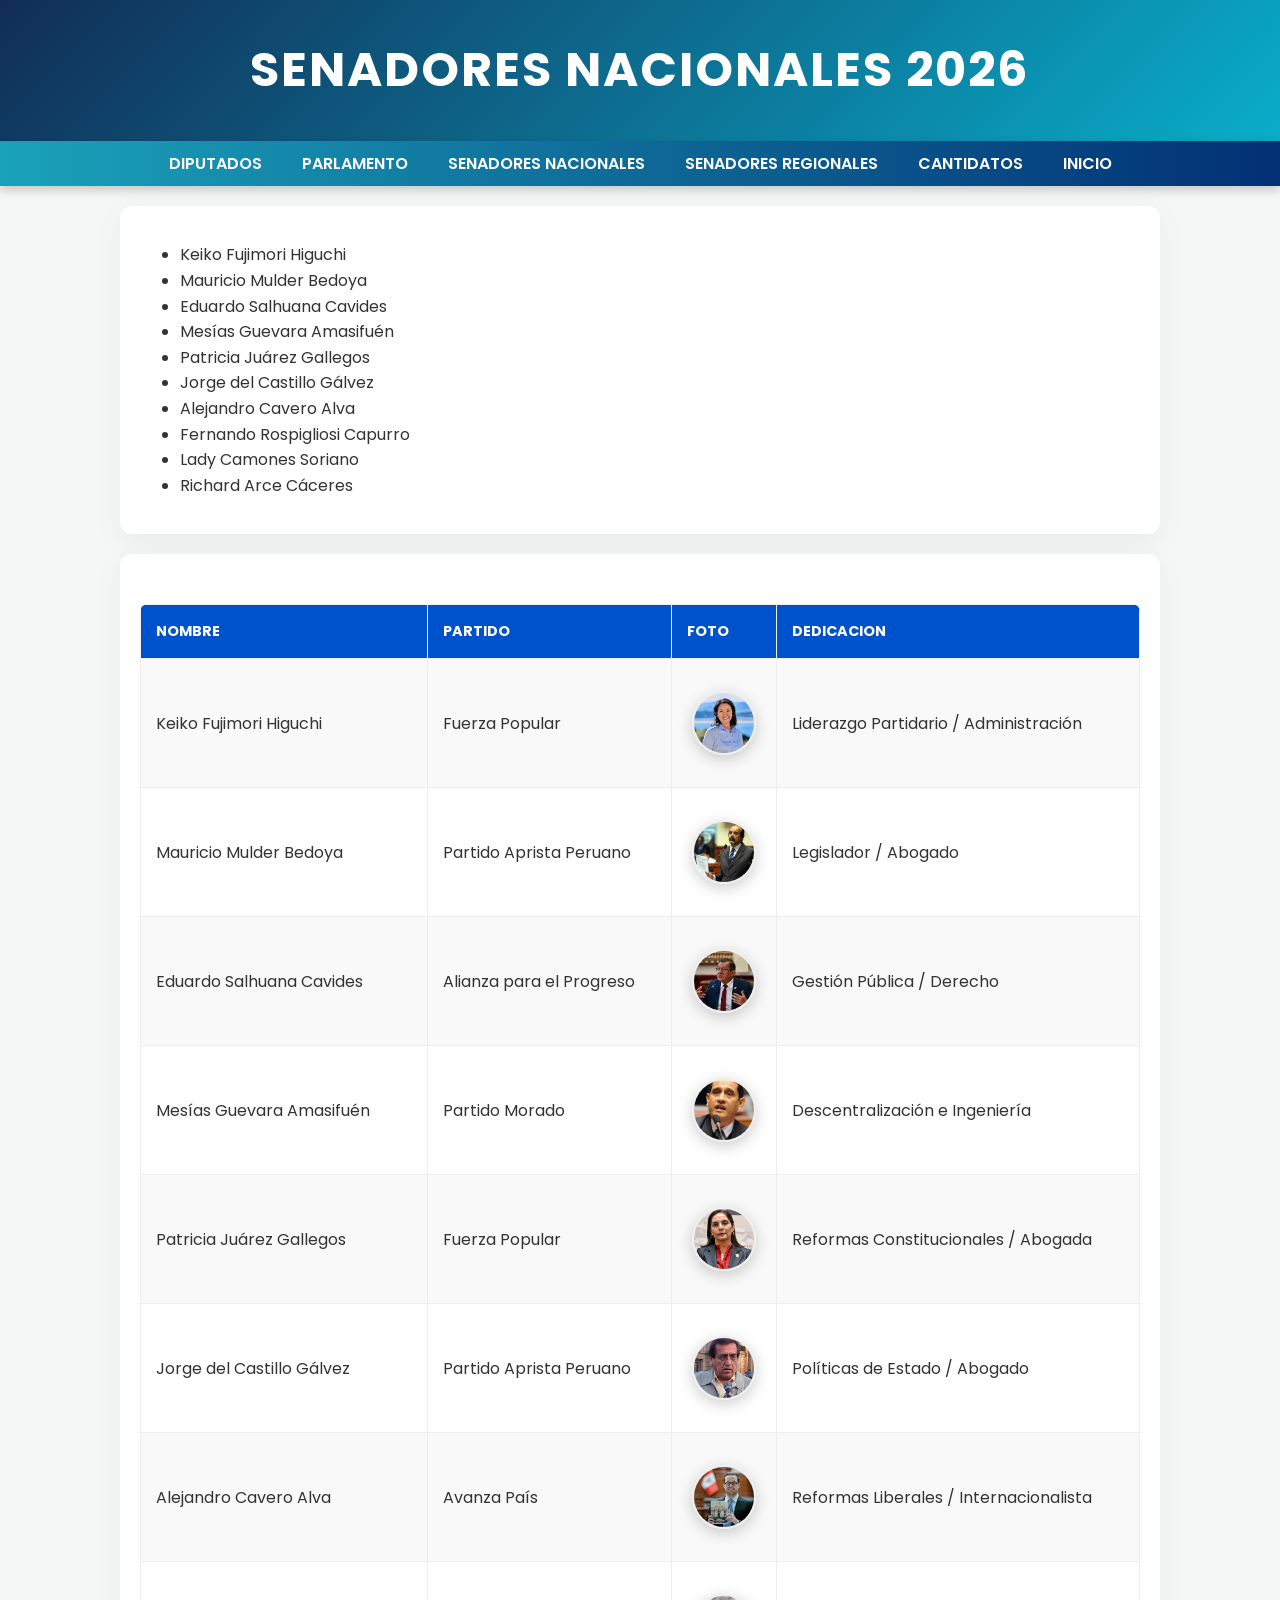
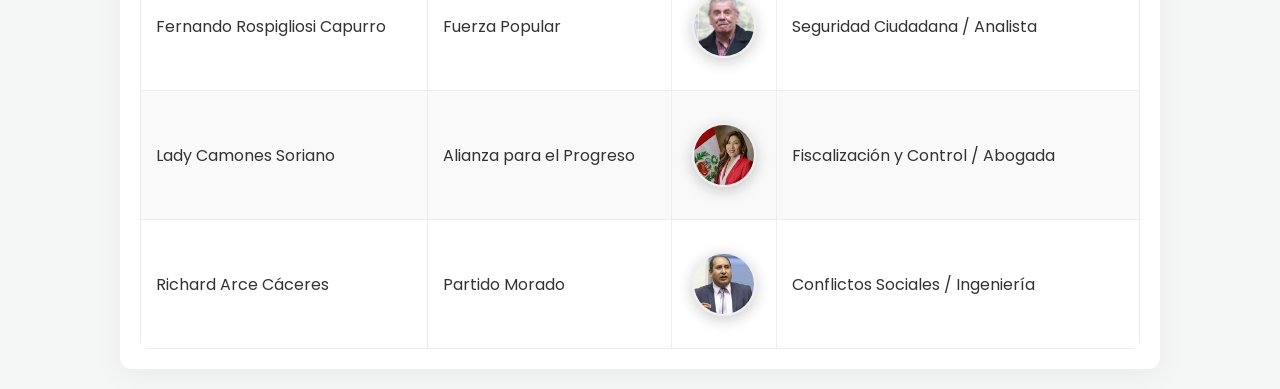
<file: senadoresn.html>
<!DOCTYPE html>
<html lang="es">
<head>
    <meta charset="UTF-8">
    <meta name="viewport" content="width=device-width, initial-scale=1.0">
    <link rel="stylesheet" href="estilosn.css">
    <title>diputados</title>
</head>
<body>
    <header>
    <h1>SENADORES NACIONALES 2026</h1>
    </header>
    <nav>
        <ul>
            <li><a href="diputados.html">DIPUTADOS</a></li>
            <li><a href="parlamentos.html">PARLAMENTO</a></li>
            <li><a href="senadoresn.html">SENADORES NACIONALES</a></li>
            <li><a href="senadoresr.html">SENADORES REGIONALES</a></li>
            <li><a href="elecciones.html">CANTIDATOS</a></li>
            <li><a href="index.html">INICIO</a></li>
        </ul>
    </nav>
    <div>
    <ul>
        <li>Keiko Fujimori Higuchi</li>
        <li>Mauricio Mulder Bedoya</li>
        <li>Eduardo Salhuana Cavides</li>
        <li>Mesías Guevara Amasifuén</li>
        <li>Patricia Juárez Gallegos</li>
        <li>Jorge del Castillo Gálvez</li>
        <li>Alejandro Cavero Alva</li>
        <li>Fernando Rospigliosi Capurro</li>
        <li>Lady Camones Soriano</li>
        <li>Richard Arce Cáceres</li>
    </ul>
    </div>
    <div>
    <table border="1">
        <tr>
            <th>Nombre</th>
            <th>Partido</th>
            <th>Foto</th>
            <th>Dedicacion</th>
        </tr>
        <tr>
            <td>Keiko Fujimori Higuchi</td>
            <td>Fuerza Popular</td>
            <td><img src="senadoresna/KFH.jpg" alt=""></td>
            <td>Liderazgo Partidario / Administración</td>
        </tr>
        <tr>
            <td>Mauricio Mulder Bedoya</td>
            <td>Partido Aprista Peruano</td>
            <td><img src="senadoresna/MMB.jpg" alt=""></td>
            <td>Legislador / Abogado</td>
        </tr>
        <tr>
            <td>Eduardo Salhuana Cavides</td>
            <td>Alianza para el Progreso</td>
            <td><img src="senadoresna/ESC.jpg" alt=""></td>
            <td>Gestión Pública / Derecho</td>
        </tr>
        <tr>
            <td>Mesías Guevara Amasifuén</td>
            <td>Partido Morado</td>
            <td><img src="senadoresna/MGA.jpg" alt=""></td>
            <td>Descentralización e Ingeniería</td>
        </tr>
        <tr>
            <td>Patricia Juárez Gallegos</td>
            <td>Fuerza Popular</td>
            <td><img src="senadoresna/Patricia_Juárez.jpg" alt=""></td>
            <td>Reformas Constitucionales / Abogada</td>
        </tr>
        <tr>
            <td>Jorge del Castillo Gálvez</td>
            <td>Partido Aprista Peruano</td>
            <td><img src="senadoresna/JCG.jpg" alt=""></td>
            <td>Políticas de Estado / Abogado</td>
        </tr>
        <tr>
            <td>Alejandro Cavero Alva</td>
            <td>Avanza País</td>
            <td><img src="senadoresna/ACA.jpg" alt=""></td>
            <td>Reformas Liberales / Internacionalista</td>
        </tr>
        <tr>
            <td>Fernando Rospigliosi Capurro</td>
            <td>Fuerza Popular</td>
            <td><img src="senadoresna/FRC.jpg" alt=""></td>
            <td>Seguridad Ciudadana / Analista</td>
        </tr>
        <tr>
            <td>Lady Camones Soriano</td>
            <td>Alianza para el Progreso</td>
            <td><img src="senadoresna/LCS.jpg" alt=""></td>
            <td>Fiscalización y Control / Abogada</td>
        </tr>
        <tr>
            <td>Richard Arce Cáceres</td>
            <td>Partido Morado</td>
            <td><img src="senadoresna/RAC.jpg" alt=""></td>
            <td>Conflictos Sociales / Ingeniería</td>
        </tr>
    </table>
    </div>
</body>
</html>
</file>
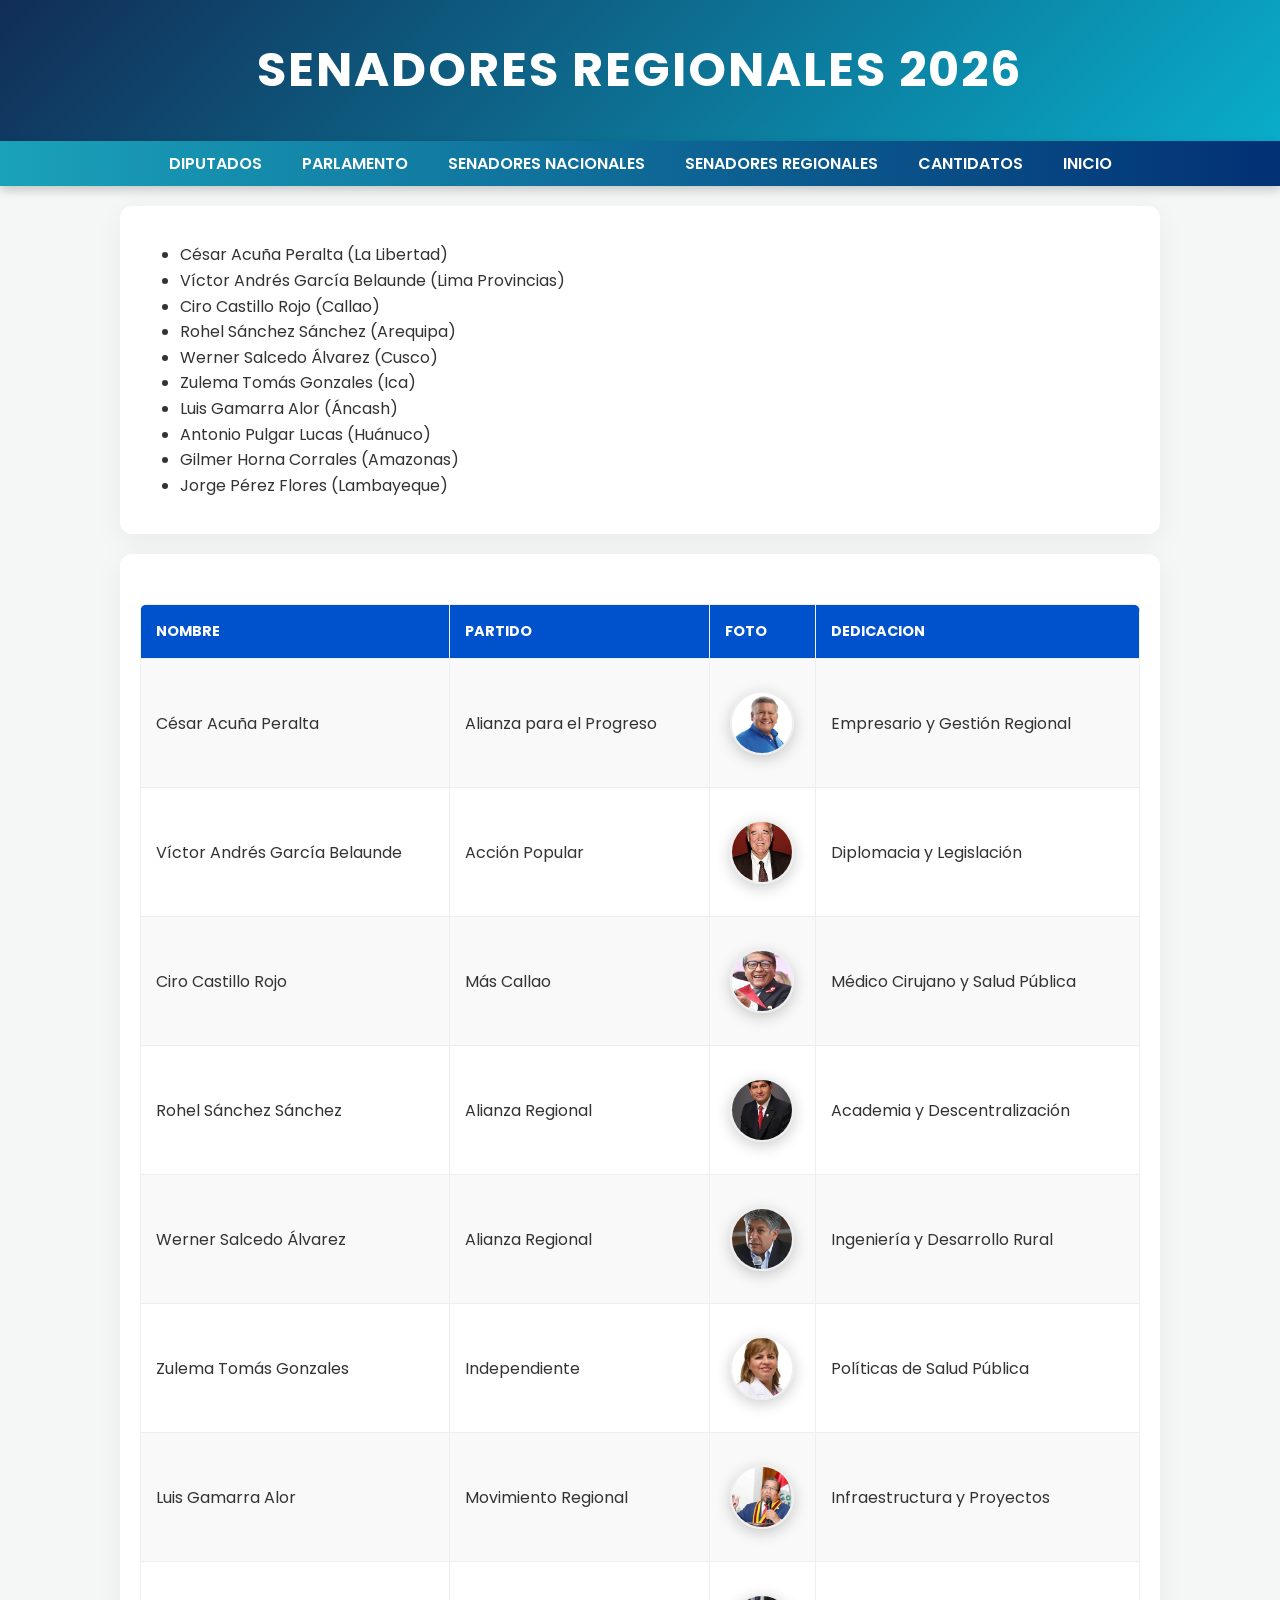
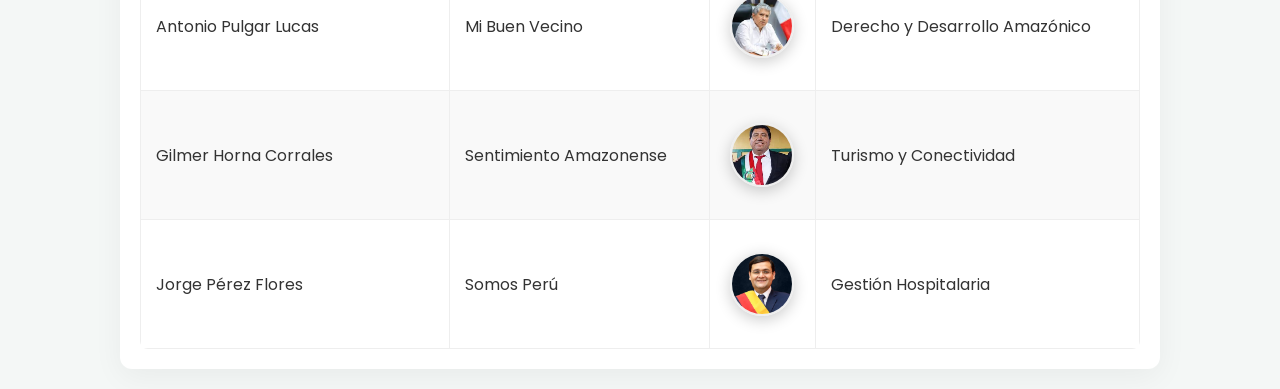
<file: senadoresr.html>
<!DOCTYPE html>
<html lang="es">
<head>
    <meta charset="UTF-8">
    <meta name="viewport" content="width=device-width, initial-scale=1.0">
    <link rel="stylesheet" href="estilosr.css">
    <title>diputados</title>
</head>
<body>
    <header>
    <h1>SENADORES REGIONALES 2026</h1>
    </header>
    <nav>
        <ul>
            <li><a href="diputados.html">DIPUTADOS</a></li>
            <li><a href="parlamentos.html">PARLAMENTO</a></li>
            <li><a href="senadoresn.html">SENADORES NACIONALES</a></li>
            <li><a href="senadoresr.html">SENADORES REGIONALES</a></li>
            <li><a href="elecciones.html">CANTIDATOS</a></li>
            <li><a href="index.html">INICIO</a></li>
        </ul>
    </nav>
    
    <div>
    <ul>
        <li>César Acuña Peralta (La Libertad)</li>
        <li>Víctor Andrés García Belaunde (Lima Provincias)</li>
        <li>Ciro Castillo Rojo (Callao)</li>
        <li>Rohel Sánchez Sánchez (Arequipa)</li>
        <li>Werner Salcedo Álvarez (Cusco)</li>
        <li>Zulema Tomás Gonzales (Ica)</li>
        <li>Luis Gamarra Alor (Áncash)</li>
        <li>Antonio Pulgar Lucas (Huánuco)</li>
        <li>Gilmer Horna Corrales (Amazonas)</li>
        <li>Jorge Pérez Flores (Lambayeque)</li>
    </ul>
    </div>
    <div>
    <table border="1">
        <tr>
            <th>Nombre</th>
            <th>Partido</th>
            <th>Foto</th>
            <th>Dedicacion</th>
        </tr>
        <tr>
            <td>César Acuña Peralta</td>
            <td>Alianza para el Progreso</td>
            <td><img src="senadoresre/Z6r4p2SO_400x400.jpg" alt=""></td>
            <td>Empresario y Gestión Regional</td>
        </tr>
        <tr>
            <td>Víctor Andrés García Belaunde</td>
            <td>Acción Popular</td>
            <td><img src="senadoresre/VAGB.jpg" alt=""></td>
            <td>Diplomacia y Legislación</td>
        </tr>
        <tr>
            <td>Ciro Castillo Rojo</td>
            <td>Más Callao</td>
            <td><img src="senadoresre/CCR.jpg" alt=""></td>
            <td>Médico Cirujano y Salud Pública</td>
        </tr>
        <tr>
            <td>Rohel Sánchez Sánchez</td>
            <td>Alianza Regional</td>
            <td><img src="senadoresre/RSS.jpg" alt=""></td>
            <td>Academia y Descentralización</td>
        </tr>
        <tr>
            <td>Werner Salcedo Álvarez</td>
            <td>Alianza Regional</td>
            <td><img src="senadoresre/WSA.jpg" alt=""></td>
            <td>Ingeniería y Desarrollo Rural</td>
        </tr>
        <tr>
            <td>Zulema Tomás Gonzales</td>
            <td>Independiente</td>
            <td><img src="senadoresre/ztg.jpg" alt=""></td>
            <td>Políticas de Salud Pública</td>
        </tr>
        <tr>
            <td>Luis Gamarra Alor</td>
            <td>Movimiento Regional</td>
            <td><img src="senadoresre/LGA.jpg" alt=""></td>
            <td>Infraestructura y Proyectos</td>
        </tr>
        <tr>
            <td>Antonio Pulgar Lucas</td>
            <td>Mi Buen Vecino</td>
            <td><img src="senadoresre/APL.jpg" alt=""></td>
            <td>Derecho y Desarrollo Amazónico</td>
        </tr>
        <tr>
            <td>Gilmer Horna Corrales</td>
            <td>Sentimiento Amazonense</td>
            <td><img src="senadoresre/GHC.jpg" alt=""></td>
            <td>Turismo y Conectividad</td>
        </tr>
        <tr>
            <td>Jorge Pérez Flores</td>
            <td>Somos Perú</td>
            <td><img src="senadoresre/JPF.jpg" alt=""></td>
            <td>Gestión Hospitalaria</td>
        </tr>
    </table>
    </div>    
</body>
</html>
</file>
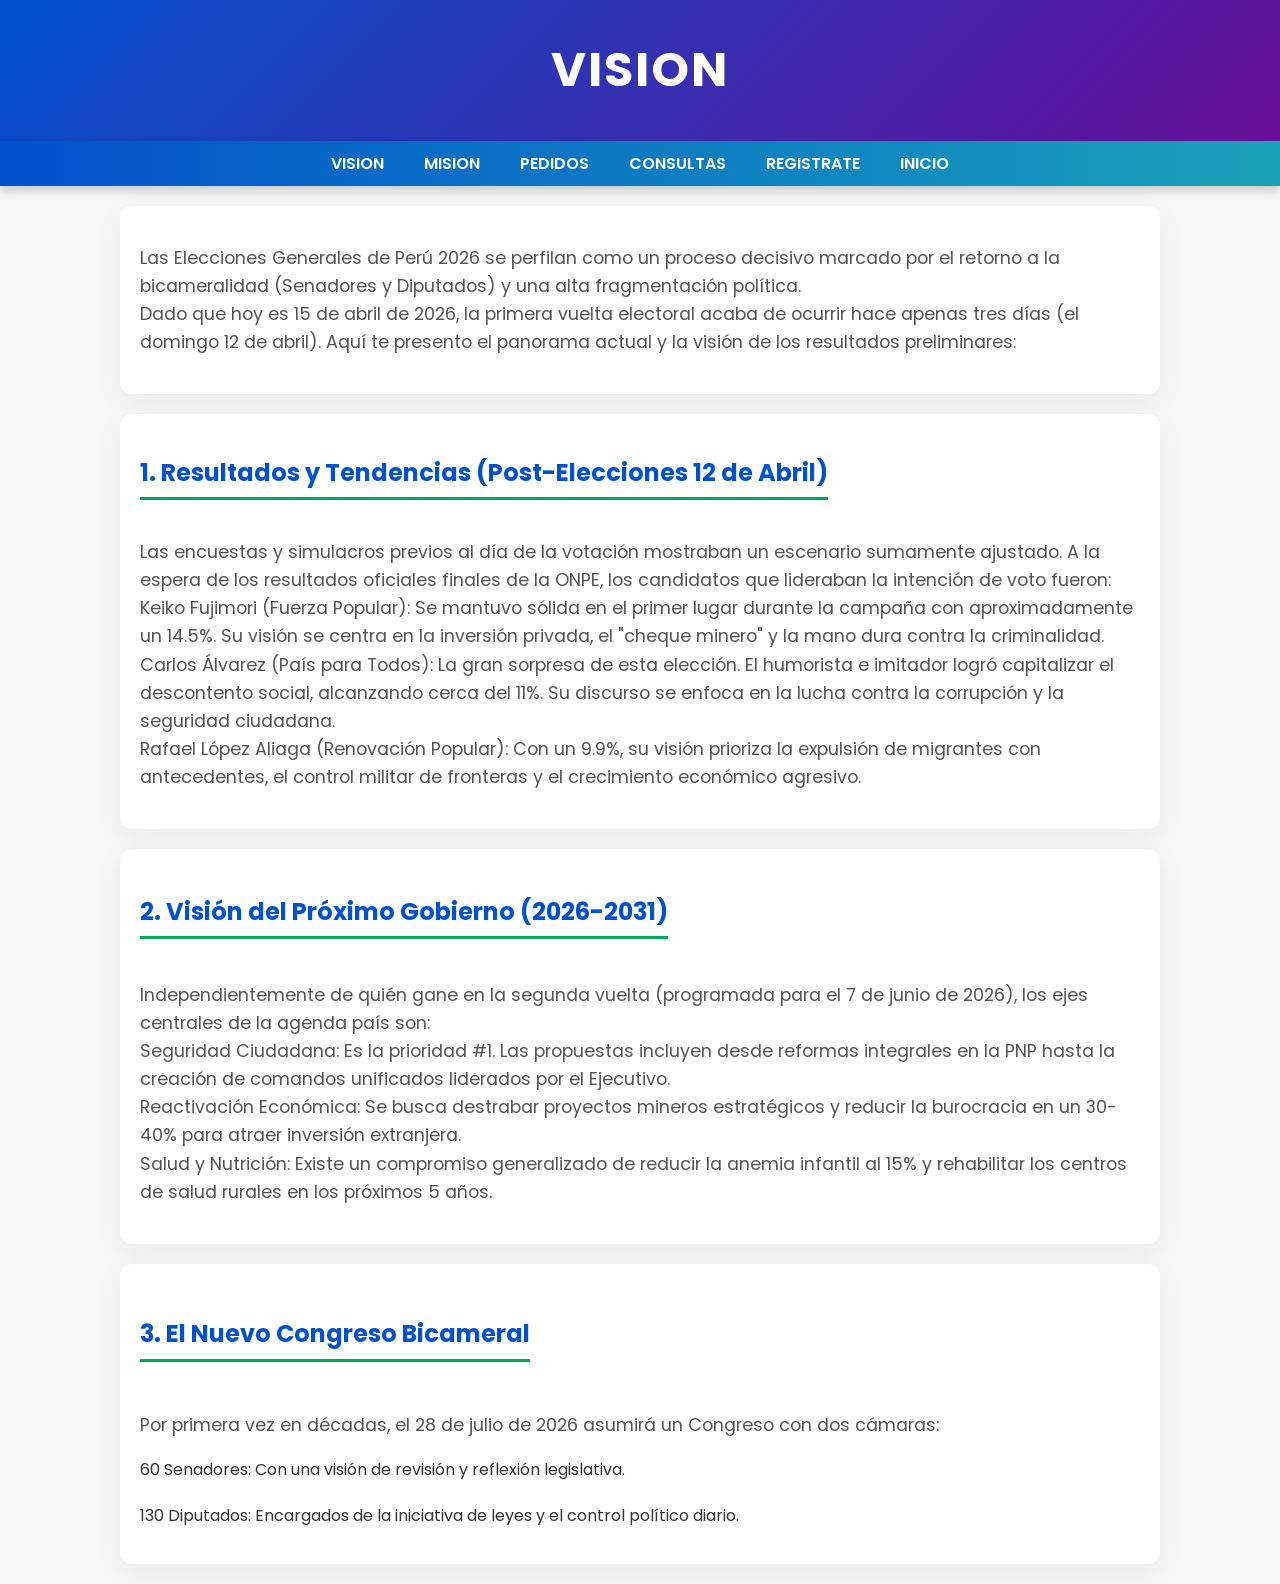
<file: vision.html>
<!DOCTYPE html>
<html lang="en">
<head>
    <meta charset="UTF-8">
    <meta name="viewport" content="width=device-width, initial-scale=1.0">
    <link rel="stylesheet" href="stylevi.css">
    <title>Vision</title>
</head>

<body>
    <header> 
    <h1>Vision</h1>
    </header>
    <nav>
        <ul>
            <li><a href="vision.html">VISION</a></li>
            <li><a href="mision.html">MISION</a></li>
            <li><a href="pedidos.html">PEDIDOS</a></li>
            <li><a href="consultas.html">CONSULTAS</a></li>
            <li><a href="registrate.html">REGISTRATE</a></li>
            <li><a href="index.html">INICIO</a></li>
        </ul>
    </nav>
    <div>
        
        <p>Las Elecciones Generales de Perú 2026 se perfilan como un proceso decisivo marcado por el retorno a la bicameralidad (Senadores y Diputados) y una alta fragmentación política.
        <br>Dado que hoy es 15 de abril de 2026, la primera vuelta electoral acaba de ocurrir hace apenas tres días (el domingo 12 de abril). Aquí te presento el panorama actual y la visión de los resultados preliminares:
        </p>
    </div>
    <div>
        <h2>1. Resultados y Tendencias (Post-Elecciones 12 de Abril)</h2>
        <p>Las encuestas y simulacros previos al día de la votación mostraban un escenario sumamente ajustado. A la espera de los resultados oficiales finales de la ONPE, los candidatos que lideraban la intención de voto fueron:
        <br>Keiko Fujimori (Fuerza Popular): Se mantuvo sólida en el primer lugar durante la campaña con aproximadamente un 14.5%. Su visión se centra en la inversión privada, el "cheque minero" y la mano dura contra la criminalidad.
        <br>Carlos Álvarez (País para Todos): La gran sorpresa de esta elección. El humorista e imitador logró capitalizar el descontento social, alcanzando cerca del 11%. Su discurso se enfoca en la lucha contra la corrupción y la seguridad ciudadana.
        <br>Rafael López Aliaga (Renovación Popular): Con un 9.9%, su visión prioriza la expulsión de migrantes con antecedentes, el control militar de fronteras y el crecimiento económico agresivo.
        </p>
    </div>
    <div>
        <h3>2. Visión del Próximo Gobierno (2026-2031)</h3>
        <p>Independientemente de quién gane en la segunda vuelta (programada para el 7 de junio de 2026), los ejes centrales de la agenda país son:
        <br>Seguridad Ciudadana: Es la prioridad #1. Las propuestas incluyen desde reformas integrales en la PNP hasta la creación de comandos unificados liderados por el Ejecutivo.
        <br>Reactivación Económica: Se busca destrabar proyectos mineros estratégicos y reducir la burocracia en un 30-40% para atraer inversión extranjera.
        <br>Salud y Nutrición: Existe un compromiso generalizado de reducir la anemia infantil al 15% y rehabilitar los centros de salud rurales en los próximos 5 años.
        </p>
    </div>
    <div>
        <h4>3. El Nuevo Congreso Bicameral</h4>
        <p>Por primera vez en décadas, el 28 de julio de 2026 asumirá un Congreso con dos cámaras:</p>
        <ul>
            <li>60 Senadores: Con una visión de revisión y reflexión legislativa.</li>
            <li>130 Diputados: Encargados de la iniciativa de leyes y el control político diario.</li>
        </ul>
    </div>
</body>
</html>
</file>
<file: estiloindex.css>
/* Configuración General */
* {
    margin: 0;
    padding: 0;
    box-sizing: border-box;
    font-family: 'Poppins', sans-serif;
    
}

body {
    background-color: #f4f7f6;
    color: #333;
    line-height: 1.6;
}

/* Navegación Principal */
.principal {
    background: linear-gradient(135deg, #112d56 0%, #09adca 100%);
    color: white;
    padding: 1rem 2rem;
    position: sticky;
    top: 0;
    z-index: 1000;
    box-shadow: 0 4px 20px rgba(0,0,0,0.3);
    backdrop-filter: blur(10px); /* efecto vidrio 🔥 */
}

.principal h1 {
    text-align: center;
    font-size: 3.5rem;
    font-family: 'Segoe UI', Tahoma, Geneva, Verdana, sans-serif;
    margin-bottom: 15px;
    text-transform: uppercase;
    letter-spacing: 3px;
    text-shadow: 0 2px 10px rgba(0,0,0,0.5);
}

/* MENU */
.principal ul {
    list-style: none;
    display: flex;
    justify-content: center;
    flex-wrap: wrap;
    gap: 25px;
}

/* LINKS */
.principal ul li a {
    position: relative;
    color: white;
    text-decoration: none;
    font-weight: 600;
    padding: 10px 18px;
    border-radius: 10px;
    transition: 0.3s;
}

/* EFECTO HOVER */
.principal ul li a:hover {
    background: rgba(255,255,255,0.15);
    transform: translateY(-3px);
}

/* LÍNEA ANIMADA */
.principal ul li a::after {
    content: "";
    position: absolute;
    left: 50%;
    bottom: 5px;
    width: 0;
    height: 3px;
    background: #fdbb2d;
    transition: 0.3s;
    transform: translateX(-50%);
}

.principal ul li a:hover::after {
    width: 70%;
}

/* EFECTO ACTIVO (página actual) */
.principal ul li a.active {
    background: #fdbb2d;
    color: black;
}

/* Submenú de Candidatos */
.submenu {
    position: relative;
}

.submenu ul {
    display: none;
    position: absolute;
    background: linear-gradient(135deg, #112d56 0%, #09adca 100%);
    top: 100%;
    left: 0;
    flex-direction: column;
    min-width: 250px;
    padding: 1px;
    border-radius: 0 0 8px 8px;
}

.submenu:hover ul {
    display: flex;
}

/* Contenedor Principal (Layout de Candidatos) */
.padre {
    max-width: 1200px;
    margin: 40px auto;
    padding: 0 20px;
}

.hijo {
    display: grid;
    grid-template-columns: repeat(auto-fit, minmax(350px, 1fr));
    gap: 30px;
}

/* Tarjetas de Candidatos (Nieto) */
.nieto {
    background: white;
    border-radius: 15px;
    overflow: hidden;
    box-shadow: 0 10px 20px rgba(0,0,0,0.08);
    transition: transform 0.3s ease;
    border-top: 5px solid #1a2a6c;
    padding: 20px;
}

.nieto:hover {
    transform: translateY(-5px);
}

.nieto h2 {
    color: #1a2a6c;
    text-align: center;
    margin-bottom: 15px;
    font-size: 1.5rem;
}

.nieto img {
    width: 100%;
    height: 300px;
    object-fit: cover;
    border-radius: 10px;
    margin-bottom: 20px;
    display: block;
    background-color: #ddd;
}

/* Estilo del Contenido de Texto */
.nieto p {
    text-align: left;
    font-size: 0.95rem;
}

.nieto h1 { /* Usado para los subtítulos internos en tu HTML */
    font-size: 1.2rem;
    color: #b21f1f; /* Rojo acento */
    margin: 15px 0 10px 0;
    border-bottom: 2px solid #eee;
}

.nieto h2 { /* Segundo nivel de subtítulos */
    font-size: 1.1rem;
    color: #2c3e50;
    margin-top: 15px;
    text-align: left;
}

.nieto li {
    list-style-position: inside;
    margin-bottom: 8px;
    padding-left: 5px;
}
footer{
    background: linear-gradient(135deg, #112d56 0%, #09adca 100%);
    color: white;
    text-align: center;
    padding: 20px;
    margin-top: 50px;
}

/* Responsive */
@media (max-width: 768px) {
    .principal ul {
        gap: 10px;
    }
    
    .hijo {
        grid-template-columns: 1fr;
    }
}
</file>
<file: stylecon.css>
/* CENTRAR TODO EL BUZÓN */
body {
    margin: 0;
    padding: 0;
}
#buzon-sugerencias {
  max-width: 400px;
  font-family: 'Poppins', sans-serif;
  margin: 50px auto; /*  centra horizontal */
  padding: 25px;
  border-radius: 12px;
  background: linear-gradient(135deg, #ffffff, #f1f5f9);
  box-shadow: 0 10px 30px rgba(0,0,0,0.1);
  text-align: center;
  transition: 0.3s;
}
header {
    font-family: 'Poppins', sans-serif;
    width: 100%;
    background: linear-gradient(135deg, #1a4acd 0%, #680e98 100%); /* Colores deportivos */
    color: white;
    padding: 2rem;
    margin:0;
    text-align: center;
    box-shadow: 0 4px 10px rgba(0,0,0,0.1);

}
header h1 {
    margin: 0;
    font-size: 3rem;
    text-transform: uppercase;
    letter-spacing: 2px;
}
/* EFECTO HOVER EN EL CONTENEDOR */
#buzon-sugerencias:hover {
  transform: translateY(-5px);
}

/* INPUTS, SELECT Y TEXTAREA */
#form-sugerencia input, 
#form-sugerencia select, 
#form-sugerencia textarea {
  width: 100%;
  margin-bottom: 15px;
  padding: 12px;
  border: 1px solid #ccc;
  border-radius: 8px;
  display: block;
  transition: 0.3s;
  font-size: 14px;
}

/* EFECTO AL HACER CLICK */
#form-sugerencia input:focus, 
#form-sugerencia select:focus, 
#form-sugerencia textarea:focus {
  border-color: #007bff;
  outline: none;
  box-shadow: 0 0 8px rgba(0,123,255,0.3);
}

/* BOTÓN */
#form-sugerencia button {
  background: linear-gradient(135deg, #007bff, #00c6ff);
  color: white;
  border: none;
  padding: 12px;
  width: 100%;
  cursor: pointer;
  border-radius: 8px;
  font-weight: bold;
  transition: 0.3s;
}

/* HOVER BOTÓN */
#form-sugerencia button:hover {
  background: linear-gradient(135deg, #0056b3, #0099cc);
  transform: scale(1.05);
}

/* EFECTO AL HACER CLICK */
#form-sugerencia button:active {
  transform: scale(0.98);
}
nav {
    font-family: 'Poppins', sans-serif;

    background: linear-gradient(90deg, #0052cc, #1aa2ba);
    padding: 10px 0;
    box-shadow: 0 4px 10px rgba(0,0,0,0.2);
}

nav ul {
    list-style: none;
    display: flex;
    justify-content: center;
    gap: 20px;
    margin: 0;
    padding: 0;
}

nav ul li {
    position: relative;
}

nav ul li a {
    text-decoration: none;
    color: white;
    font-weight: 600;
    padding: 10px 10px;
    border-radius: 8px;
    transition: 0.3s;
}

/* Hover efecto */
nav ul li a:hover {
    background: rgba(255,255,255,0.2);
    transform: scale(1.1);
}

/* Línea animada debajo */
nav ul li a::after {
    content: "";
    position: absolute;
    left: 0;
    bottom: -5px;
    width: 0;
    height: 3px;
    background: #ffcc00;
    transition: 0.3s;
}

nav ul li a:hover::after {
    width: 100%;
}
</file>
<file: estilod.css>
@import url('https://fonts.googleapis.com/css2?family=Poppins:wght@300;400;700&display=swap');

body {
    font-family: 'Poppins', sans-serif;
    background-color: #f4f7f6; /* Gris muy claro */
    color: #333;
    margin: 0;
    padding: 0;
    line-height: 1.6;
}
header {
    background: linear-gradient(135deg, #112d56 0%, #09adca 100%); /* Colores deportivos */
    color: white;
    padding: 2rem;
    text-align: center;
    box-shadow: 0 4px 10px rgba(0,0,0,0.1);
}
header h1 {
    margin: 0;
    font-size: 3rem;
    text-transform: uppercase;
    letter-spacing: 2px;
}
div {
    max-width: 1000px;
    margin: 20px auto;
    padding: 20px;
    background: white;
    border-radius: 12px;
    box-shadow: 0 8px 30px rgba(0,0,0,0.05);
}
h2 {
    color: #0052cc;
    border-bottom: 3px solid #00a859;
    display: inline-block;
    padding-bottom: 5px;
}
h3{
    color: #0052cc;
    border-bottom: 3px solid #00a859;
    display: inline-block;
    padding-bottom: 5px;
    font-size: 1.5rem;
}
h4{
    color: #0052cc;
    border-bottom: 3px solid #00a859;
    display: inline-block;
    padding-bottom: 5px;
    font-size: 1.5rem;
}
p {
    font-size: 1.1rem;
    color: #555;
}
nav {
    background: linear-gradient(90deg,#1aa2ba,#023074);
    padding: 10px 0;
    box-shadow: 0 4px 10px rgba(0,0,0,0.2);
}

nav ul {
    list-style: none;
    display: flex;
    justify-content: center;
    gap: 20px;
    margin: 0;
    padding: 0;
}

nav ul li {
    position: relative;
}

nav ul li a {
    text-decoration: none;
    color: white;
    font-weight: 600;
    padding: 10px 10px;
    border-radius: 8px;
    transition: 0.3s;
}

/* Hover efecto */
nav ul li a:hover {
    background: rgba(255,255,255,0.2);
    transform: scale(1.1);
}

/* Línea animada debajo */
nav ul li a::after {
    content: "";
    position: absolute;
    left: 0;
    bottom: -5px;
    width: 0;
    height: 3px;
    background: #ffcc00;
    transition: 0.3s;
}

nav ul li a:hover::after {
    width: 100%;
}
/* Efecto opcional al pasar el mouse */
ul li:hover {
    background: #0052cc;
    color: white;
    transform: translateY(-2px);
}
table {
    width: 100%;
    border-collapse: collapse;
    margin-top: 30px;
    overflow: hidden;
    border-radius: 8px;
    border: none;
}
th {
    background-color: #0052cc;
    color: white;
    padding: 15px;
    text-align: left;
    text-transform: uppercase;
    font-size: 0.9rem;
}
td {
    padding: 12px 15px;
    border-bottom: 1px solid #eee;
}
tr:nth-child(even) {
    background-color: #f9f9f9;
}
tr:hover {
    background-color: #f1f1f1;
    transition: 0.3s;
}
td img {
    width: 60px;
    height: 60px;
    border-radius: 50%; /* Fotos circulares para toque moderno */
    object-fit: cover;
    border: 2px solid #eee;
}
img {
    display: block;
    max-width: 100%;
    height: auto;
    border-radius: 8px;
    margin: 20px auto;
    box-shadow: 0 4px 15px rgba(0,0,0,0.2);
}
</file>
<file: estiloe.css>
@import url('https://fonts.googleapis.com/css2?family=Poppins:wght@300;400;700&display=swap');

@import url('https://fonts.googleapis.com/css2?family=Poppins:wght@300;400;700&display=swap');

body {
    font-family: 'Poppins', sans-serif;
    background-color: #f4f7f6; /* Gris muy claro */
    color: #333;
    margin: 0;
    padding: 0;
    line-height: 1.6;
}
header {
    background: linear-gradient(135deg, #112d56 0%, #09adca 100%); /* Colores deportivos */
    color: white;
    padding: 2rem;
    text-align: center;
    box-shadow: 0 4px 10px rgba(0,0,0,0.1);
}
header h1 {
    margin: 0;
    font-size: 3rem;
    text-transform: uppercase;
    letter-spacing: 2px;
}
div {
    max-width: 1000px;
    margin: 20px auto;
    padding: 20px;
    background: white;
    border-radius: 12px;
    box-shadow: 0 8px 30px rgba(0,0,0,0.05);
}
h2 {
    color: #0052cc;
    border-bottom: 3px solid #00a859;
    display: inline-block;
    padding-bottom: 5px;
}
h3{
    color: #0052cc;
    border-bottom: 3px solid #00a859;
    display: inline-block;
    padding-bottom: 5px;
    font-size: 1.5rem;
}
h4{
    color: #0052cc;
    border-bottom: 3px solid #00a859;
    display: inline-block;
    padding-bottom: 5px;
    font-size: 1.5rem;
}
p {
    font-size: 1.1rem;
    color: #555;
}
nav {
    background: linear-gradient(90deg,#1aa2ba,#023074);
    padding: 10px 0;
    box-shadow: 0 4px 10px rgba(0,0,0,0.2);
}

nav ul {
    list-style: none;
    display: flex;
    justify-content: center;
    gap: 20px;
    margin: 0;
    padding: 0;
}

nav ul li {
    position: relative;
}

nav ul li a {
    text-decoration: none;
    color: white;
    font-weight: 600;
    padding: 10px 10px;
    border-radius: 8px;
    transition: 0.3s;
}

/* Hover efecto */
nav ul li a:hover {
    background: rgba(255,255,255,0.2);
    transform: scale(1.1);
}

/* Línea animada debajo */
nav ul li a::after {
    content: "";
    position: absolute;
    left: 0;
    bottom: -5px;
    width: 0;
    height: 3px;
    background: #ffcc00;
    transition: 0.3s;
}

nav ul li a:hover::after {
    width: 100%;
}
/* Efecto opcional al pasar el mouse */
ul li:hover {
    background: #0052cc;
    color: white;
    transform: translateY(-2px);
}
table {
    width: 100%;
    border-collapse: collapse;
    margin-top: 30px;
    overflow: hidden;
    border-radius: 8px;
    border: none;
}
th {
    background-color: #0052cc;
    color: white;
    padding: 15px;
    text-align: left;
    text-transform: uppercase;
    font-size: 0.9rem;
}
td {
    padding: 12px 15px;
    border-bottom: 1px solid #eee;
}
tr:nth-child(even) {
    background-color: #f9f9f9;
}
tr:hover {
    background-color: #f1f1f1;
    transition: 0.3s;
}
td img {
    width: 60px;
    height: 60px;
    border-radius: 50%; /* Fotos circulares para toque moderno */
    object-fit: cover;
    border: 2px solid #eee;
}
img {
    display: block;
    max-width: 100%;
    height: auto;
    border-radius: 8px;
    margin: 20px auto;
    box-shadow: 0 4px 15px rgba(0,0,0,0.2);
}
td img {
    width: 60px;
    height: 60px;
    border-radius: 50%; /* Fotos circulares para toque moderno */
    object-fit: cover;
    border: 2px solid #eee;
}
img {
    display: block;
    max-width: 100%;
    height: auto;
    border-radius: 8px;
    margin: 20px auto;
    box-shadow: 0 4px 15px rgba(0,0,0,0.2);
}
</file>
<file: stylemi.css>
@import url('https://fonts.googleapis.com/css2?family=Poppins:wght@300;400;700&display=swap');

body {
    font-family: 'Poppins', sans-serif;
    background-color: #f4f7f6; /* Gris muy claro */
    color: #333;
    margin: 0;
    padding: 0;
    line-height: 1.6;
}
header {
    background: linear-gradient(135deg, #1a4acd 0%, #680e98 100%); /* Colores deportivos */
    color: white;
    padding: 2rem;
    text-align: center;
    box-shadow: 0 4px 10px rgba(0,0,0,0.1);
}
header h1 {
    margin: 0;
    font-size: 3rem;
    text-transform: uppercase;
    letter-spacing: 2px;
}
div {
    max-width: 1000px;
    margin: 20px auto;
    padding: 20px;
    background: white;
    border-radius: 12px;
    box-shadow: 0 8px 30px rgba(0,0,0,0.05);
}
h2 {
    color: #0052cc;
    border-bottom: 3px solid #00a859;
    display: inline-block;
    padding-bottom: 5px;
}
h3{
    color: #0052cc;
    border-bottom: 3px solid #00a859;
    display: inline-block;
    padding-bottom: 5px;
    font-size: 1.5rem;
}
h4{
    color: #0052cc;
    border-bottom: 3px solid #00a859;
    display: inline-block;
    padding-bottom: 5px;
    font-size: 1.5rem;
}
p {
    font-size: 1.1rem;
    color: #555;
}
ul {
    list-style: none;
    padding: 0;
    display: flex;
    gap: 20px;
    flex-wrap: wrap;
}
nav {
    background: linear-gradient(90deg, #0052cc, #1aa2ba);
    padding: 10px 0;
    box-shadow: 0 4px 10px rgba(0,0,0,0.2);
}

nav ul {
    list-style: none;
    display: flex;
    justify-content: center;
    gap: 20px;
    margin: 0;
    padding: 0;
}

nav ul li {
    position: relative;
}

nav ul li a {
    text-decoration: none;
    color: white;
    font-weight: 600;
    padding: 10px 10px;
    border-radius: 8px;
    transition: 0.3s;
}

/* Hover efecto */
nav ul li a:hover {
    background: rgba(255,255,255,0.2);
    transform: scale(1.1);
}

/* Línea animada debajo */
nav ul li a::after {
    content: "";
    position: absolute;
    left: 0;
    bottom: -5px;
    width: 0;
    height: 3px;
    background: #ffcc00;
    transition: 0.3s;
}

nav ul li a:hover::after {
    width: 100%;
}
table {
    width: 100%;
    border-collapse: collapse;
    margin-top: 30px;
    overflow: hidden;
    border-radius: 8px;
    border: none;
}
th {
    background-color: #0052cc;
    color: white;
    padding: 15px;
    text-align: left;
    text-transform: uppercase;
    font-size: 0.9rem;
}
td {
    padding: 12px 15px;
    border-bottom: 1px solid #eee;
}
tr:nth-child(even) {
    background-color: #f9f9f9;
}
tr:hover {
    background-color: #f1f1f1;
    transition: 0.3s;
}
img {
    display: block;
    max-width: 100%;
    height: auto;
    border-radius: 8px;
    margin: 20px auto;
    box-shadow: 0 4px 15px rgba(0,0,0,0.2);
}
</file>
<file: estilop.css>
@import url('https://fonts.googleapis.com/css2?family=Poppins:wght@300;400;700&display=swap');

body {
    font-family: 'Poppins', sans-serif;
    background-color: #f4f7f6; /* Gris muy claro */
    color: #333;
    margin: 0;
    padding: 0;
    line-height: 1.6;
}
header {
    background: linear-gradient(135deg, #112d56 0%, #09adca 100%); /* Colores deportivos */
    color: white;
    padding: 2rem;
    text-align: center;
    box-shadow: 0 4px 10px rgba(0,0,0,0.1);
}
header h1 {
    margin: 0;
    font-size: 3rem;
    text-transform: uppercase;
    letter-spacing: 2px;
}
div {
    max-width: 1000px;
    margin: 20px auto;
    padding: 20px;
    background: white;
    border-radius: 12px;
    box-shadow: 0 8px 30px rgba(0,0,0,0.05);
}
h2 {
    color: #0052cc;
    border-bottom: 3px solid #00a859;
    display: inline-block;
    padding-bottom: 5px;
}
h3{
    color: #0052cc;
    border-bottom: 3px solid #00a859;
    display: inline-block;
    padding-bottom: 5px;
    font-size: 1.5rem;
}
h4{
    color: #0052cc;
    border-bottom: 3px solid #00a859;
    display: inline-block;
    padding-bottom: 5px;
    font-size: 1.5rem;
}
p {
    font-size: 1.1rem;
    color: #555;
}
nav {
    background: linear-gradient(90deg,#1aa2ba,#023074);
    padding: 10px 0;
    box-shadow: 0 4px 10px rgba(0,0,0,0.2);
}

nav ul {
    list-style: none;
    display: flex;
    justify-content: center;
    gap: 20px;
    margin: 0;
    padding: 0;
}

nav ul li {
    position: relative;
}

nav ul li a {
    text-decoration: none;
    color: white;
    font-weight: 600;
    padding: 10px 10px;
    border-radius: 8px;
    transition: 0.3s;
}

/* Hover efecto */
nav ul li a:hover {
    background: rgba(255,255,255,0.2);
    transform: scale(1.1);
}

/* Línea animada debajo */
nav ul li a::after {
    content: "";
    position: absolute;
    left: 0;
    bottom: -5px;
    width: 0;
    height: 3px;
    background: #ffcc00;
    transition: 0.3s;
}

nav ul li a:hover::after {
    width: 100%;
}
/* Efecto opcional al pasar el mouse */
ul li:hover {
    background: #0052cc;
    color: white;
    transform: translateY(-2px);
}
table {
    width: 100%;
    border-collapse: collapse;
    margin-top: 30px;
    overflow: hidden;
    border-radius: 8px;
    border: none;
}
th {
    background-color: #0052cc;
    color: white;
    padding: 15px;
    text-align: left;
    text-transform: uppercase;
    font-size: 0.9rem;
}
td {
    padding: 12px 15px;
    border-bottom: 1px solid #eee;
}
tr:nth-child(even) {
    background-color: #f9f9f9;
}
tr:hover {
    background-color: #f1f1f1;
    transition: 0.3s;
}
td img {
    width: 60px;
    height: 60px;
    border-radius: 50%; /* Fotos circulares para toque moderno */
    object-fit: cover;
    border: 2px solid #eee;
}
img {
    display: block;
    max-width: 100%;
    height: auto;
    border-radius: 8px;
    margin: 20px auto;
    box-shadow: 0 4px 15px rgba(0,0,0,0.2);
}
</file>
<file: stylepe.css>
@import url('https://fonts.googleapis.com/css2?family=Poppins:wght@300;400;700&display=swap');

body {
    font-family: 'Poppins', sans-serif;
    background-color: #f4f7f6; /* Gris muy claro */
    color: #333;
    margin: 0;
    padding: 0;
    line-height: 1.6;
}
header {
    background: linear-gradient(135deg, #0052cc 0%, #680e98 100%); /* Colores deportivos */
    color: white;
    padding: 2rem;
    text-align: center;
    box-shadow: 0 4px 10px rgba(0,0,0,0.1);
}
header h1 {
    margin: 0;
    font-size: 3rem;
    text-transform: uppercase;
    letter-spacing: 2px;
}
h2 {
    color: #0b0c0c;
    border-bottom: 3px solid #00a859;
    display: inline-block;
    padding-bottom: 5px;
}
h3 {
    color: #0b0c0c;
    border-bottom: 3px solid #00a859;
    display: inline-block;
    padding-bottom: 5px;
    font-size: 1.5rem;
}
h4 {
    color: #0b0c0c;
    border-bottom: 3px solid #00a859;
    display: inline-block;
    padding-bottom: 5px;
    font-size: 1.5rem;
}
h5 {
    color: #0b0c0c;
    border-bottom: 3px solid #00a859;
    display: inline-block;
    padding-bottom: 5px;
    font-size: 1.5rem;
}
div {
    max-width: 1000px;
    margin: 20px auto;
    padding: 20px;
    background: white;
    border-radius: 12px;
    box-shadow: 0 8px 30px rgba(0,0,0,0.05);
}

p {
    font-size: 1.1rem;
    color: #555;
}
ul {
    list-style: none;
    padding: 0;
    display: flex;
    gap: 20px;
    flex-wrap: wrap;
}
nav {
    background: linear-gradient(90deg, #0052cc, #1aa2ba);
    padding: 10px 0;
    box-shadow: 0 4px 10px rgba(0,0,0,0.2);
}

nav ul {
    list-style: none;
    display: flex;
    justify-content: center;
    gap: 20px;
    margin: 0;
    padding: 0;
}

nav ul li {
    position: relative;
}

nav ul li a {
    text-decoration: none;
    color: white;
    font-weight: 600;
    padding: 10px 10px;
    border-radius: 8px;
    transition: 0.3s;
}

/* Hover efecto */
nav ul li a:hover {
    background: rgba(255,255,255,0.2);
    transform: scale(1.1);
}

/* Línea animada debajo */
nav ul li a::after {
    content: "";
    position: absolute;
    left: 0;
    bottom: -5px;
    width: 0;
    height: 3px;
    background: #ffcc00;
    transition: 0.3s;
}

nav ul li a:hover::after {
    width: 100%;
}
table {
    width: 100%;
    border-collapse: collapse;
    margin-top: 30px;
    overflow: hidden;
    border-radius: 8px;
    border: none;
}
th {
    background-color: #0052cc;
    color: white;
    padding: 15px;
    text-align: left;
    text-transform: uppercase;
    font-size: 0.9rem;
}
td {
    padding: 12px 15px;
    border-bottom: 1px solid #eee;
}
tr:nth-child(even) {
    background-color: #f9f9f9;
}
tr:hover {
    background-color: #f1f1f1;
    transition: 0.3s;
}
img {
    display: block;
    max-width: 100%;
    height: auto;
    border-radius: 8px;
    margin: 20px auto;
    box-shadow: 0 4px 15px rgba(0,0,0,0.2);
}
</file>
<file: estilosn.css>
@import url('https://fonts.googleapis.com/css2?family=Poppins:wght@300;400;700&display=swap');

body {
    font-family: 'Poppins', sans-serif;
    background-color: #f4f7f6; /* Gris muy claro */
    color: #333;
    margin: 0;
    padding: 0;
    line-height: 1.6;
}
header {
    background: linear-gradient(135deg, #112d56 0%, #09adca 100%); /* Colores deportivos */
    color: white;
    padding: 2rem;
    text-align: center;
    box-shadow: 0 4px 10px rgba(0,0,0,0.1);
}
header h1 {
    margin: 0;
    font-size: 3rem;
    text-transform: uppercase;
    letter-spacing: 2px;
}
div {
    max-width: 1000px;
    margin: 20px auto;
    padding: 20px;
    background: white;
    border-radius: 12px;
    box-shadow: 0 8px 30px rgba(0,0,0,0.05);
}
h2 {
    color: #0052cc;
    border-bottom: 3px solid #00a859;
    display: inline-block;
    padding-bottom: 5px;
}
h3{
    color: #0052cc;
    border-bottom: 3px solid #00a859;
    display: inline-block;
    padding-bottom: 5px;
    font-size: 1.5rem;
}
h4{
    color: #0052cc;
    border-bottom: 3px solid #00a859;
    display: inline-block;
    padding-bottom: 5px;
    font-size: 1.5rem;
}
p {
    font-size: 1.1rem;
    color: #555;
}
nav {
    background: linear-gradient(90deg,#1aa2ba,#023074);
    padding: 10px 0;
    box-shadow: 0 4px 10px rgba(0,0,0,0.2);
}

nav ul {
    list-style: none;
    display: flex;
    justify-content: center;
    gap: 20px;
    margin: 0;
    padding: 0;
}

nav ul li {
    position: relative;
}

nav ul li a {
    text-decoration: none;
    color: white;
    font-weight: 600;
    padding: 10px 10px;
    border-radius: 8px;
    transition: 0.3s;
}

/* Hover efecto */
nav ul li a:hover {
    background: rgba(255,255,255,0.2);
    transform: scale(1.1);
}

/* Línea animada debajo */
nav ul li a::after {
    content: "";
    position: absolute;
    left: 0;
    bottom: -5px;
    width: 0;
    height: 3px;
    background: #ffcc00;
    transition: 0.3s;
}

nav ul li a:hover::after {
    width: 100%;
}
/* Efecto opcional al pasar el mouse */
ul li:hover {
    background: #0052cc;
    color: white;
    transform: translateY(-2px);
}
table {
    width: 100%;
    border-collapse: collapse;
    margin-top: 30px;
    overflow: hidden;
    border-radius: 8px;
    border: none;
}
th {
    background-color: #0052cc;
    color: white;
    padding: 15px;
    text-align: left;
    text-transform: uppercase;
    font-size: 0.9rem;
}
td {
    padding: 12px 15px;
    border-bottom: 1px solid #eee;
}
tr:nth-child(even) {
    background-color: #f9f9f9;
}
tr:hover {
    background-color: #f1f1f1;
    transition: 0.3s;
}
td img {
    width: 60px;
    height: 60px;
    border-radius: 50%; /* Fotos circulares para toque moderno */
    object-fit: cover;
    border: 2px solid #eee;
}
img {
    display: block;
    max-width: 100%;
    height: auto;
    border-radius: 8px;
    margin: 20px auto;
    box-shadow: 0 4px 15px rgba(0,0,0,0.2);
}
</file>
<file: estilosr.css>
@import url('https://fonts.googleapis.com/css2?family=Poppins:wght@300;400;700&display=swap');

body {
    font-family: 'Poppins', sans-serif;
    background-color: #f4f7f6; /* Gris muy claro */
    color: #333;
    margin: 0;
    padding: 0;
    line-height: 1.6;
}
header {
    background: linear-gradient(135deg, #112d56 0%, #09adca 100%); /* Colores deportivos */
    color: white;
    padding: 2rem;
    text-align: center;
    box-shadow: 0 4px 10px rgba(0,0,0,0.1);
}
header h1 {
    margin: 0;
    font-size: 3rem;
    text-transform: uppercase;
    letter-spacing: 2px;
}
div {
    max-width: 1000px;
    margin: 20px auto;
    padding: 20px;
    background: white;
    border-radius: 12px;
    box-shadow: 0 8px 30px rgba(0,0,0,0.05);
}
h2 {
    color: #0052cc;
    border-bottom: 3px solid #00a859;
    display: inline-block;
    padding-bottom: 5px;
}
h3{
    color: #0052cc;
    border-bottom: 3px solid #00a859;
    display: inline-block;
    padding-bottom: 5px;
    font-size: 1.5rem;
}
h4{
    color: #0052cc;
    border-bottom: 3px solid #00a859;
    display: inline-block;
    padding-bottom: 5px;
    font-size: 1.5rem;
}
p {
    font-size: 1.1rem;
    color: #555;
}
nav {
    background: linear-gradient(90deg,#1aa2ba,#023074);
    padding: 10px 0;
    box-shadow: 0 4px 10px rgba(0,0,0,0.2);
}

nav ul {
    list-style: none;
    display: flex;
    justify-content: center;
    gap: 20px;
    margin: 0;
    padding: 0;
}

nav ul li {
    position: relative;
}

nav ul li a {
    text-decoration: none;
    color: white;
    font-weight: 600;
    padding: 10px 10px;
    border-radius: 8px;
    transition: 0.3s;
}

/* Hover efecto */
nav ul li a:hover {
    background: rgba(255,255,255,0.2);
    transform: scale(1.1);
}

/* Línea animada debajo */
nav ul li a::after {
    content: "";
    position: absolute;
    left: 0;
    bottom: -5px;
    width: 0;
    height: 3px;
    background: #ffcc00;
    transition: 0.3s;
}

nav ul li a:hover::after {
    width: 100%;
}
/* Efecto opcional al pasar el mouse */
ul li:hover {
    background: #0052cc;
    color: white;
    transform: translateY(-2px);
}
table {
    width: 100%;
    border-collapse: collapse;
    margin-top: 30px;
    overflow: hidden;
    border-radius: 8px;
    border: none;
}
th {
    background-color: #0052cc;
    color: white;
    padding: 15px;
    text-align: left;
    text-transform: uppercase;
    font-size: 0.9rem;
}
td {
    padding: 12px 15px;
    border-bottom: 1px solid #eee;
}
tr:nth-child(even) {
    background-color: #f9f9f9;
}
tr:hover {
    background-color: #f1f1f1;
    transition: 0.3s;
}
td img {
    width: 60px;
    height: 60px;
    border-radius: 50%; /* Fotos circulares para toque moderno */
    object-fit: cover;
    border: 2px solid #eee;
}
img {
    display: block;
    max-width: 100%;
    height: auto;
    border-radius: 8px;
    margin: 20px auto;
    box-shadow: 0 4px 15px rgba(0,0,0,0.2);
}
</file>
<file: stylevi.css>
@import url('https://fonts.googleapis.com/css2?family=Poppins:wght@300;400;700&display=swap');

body {
    font-family: 'Poppins', sans-serif;
    background-color: #f4f7f6; /* Gris muy claro */
    color: #333;
    margin: 0;
    padding: 0;
    line-height: 1.6;
}
header {
    background: linear-gradient(135deg, #0052cc 0%, #680e98 100%); /* Colores deportivos */
    color: white;
    padding: 2rem;
    text-align: center;
    box-shadow: 0 4px 10px rgba(0,0,0,0.1);
}
header h1 {
    margin: 0;
    font-size: 3rem;
    text-transform: uppercase;
    letter-spacing: 2px;
}
div {
    max-width: 1000px;
    margin: 20px auto;
    padding: 20px;
    background: white;
    border-radius: 12px;
    box-shadow: 0 8px 30px rgba(0,0,0,0.05);
}

h2 {
    color: #0052cc;
    border-bottom: 3px solid #00a859;
    display: inline-block;
    padding-bottom: 5px;
}
h3{
    color: #0052cc;
    border-bottom: 3px solid #00a859;
    display: inline-block;
    padding-bottom: 5px;
    font-size: 1.5rem;
}
h4{
    color: #0052cc;
    border-bottom: 3px solid #00a859;
    display: inline-block;
    padding-bottom: 5px;
    font-size: 1.5rem;
}
p {
    font-size: 1.1rem;
    color: #555;
}
ul {
    list-style: none;
    padding: 0;
    display: flex;
    gap: 20px;
    flex-wrap: wrap;
}
nav {
    background: linear-gradient(90deg, #0052cc, #1aa2ba);
    padding: 10px 0;
    box-shadow: 0 4px 10px rgba(0,0,0,0.2);
}

nav ul {
    list-style: none;
    display: flex;
    justify-content: center;
    gap: 20px;
    margin: 0;
    padding: 0;
}

nav ul li {
    position: relative;
}

nav ul li a {
    text-decoration: none;
    color: white;
    font-weight: 600;
    padding: 10px 10px;
    border-radius: 8px;
    transition: 0.3s;
}

/* Hover efecto */
nav ul li a:hover {
    background: rgba(255,255,255,0.2);
    transform: scale(1.1);
}

/* Línea animada debajo */
nav ul li a::after {
    content: "";
    position: absolute;
    left: 0;
    bottom: -5px;
    width: 0;
    height: 3px;
    background: #ffcc00;
    transition: 0.3s;
}

nav ul li a:hover::after {
    width: 100%;
}
table {
    width: 100%;
    border-collapse: collapse;
    margin-top: 30px;
    overflow: hidden;
    border-radius: 8px;
    border: none;
}
th {
    background-color: #0052cc;
    color: white;
    padding: 15px;
    text-align: left;
    text-transform: uppercase;
    font-size: 0.9rem;
}
td {
    padding: 12px 15px;
    border-bottom: 1px solid #eee;
}
tr:nth-child(even) {
    background-color: #f9f9f9;
}
tr:hover {
    background-color: #f1f1f1;
    transition: 0.3s;
}
img {
    display: block;
    max-width: 100%;
    height: auto;
    border-radius: 8px;
    margin: 20px auto;
    box-shadow: 0 4px 15px rgba(0,0,0,0.2);
}
</file>
